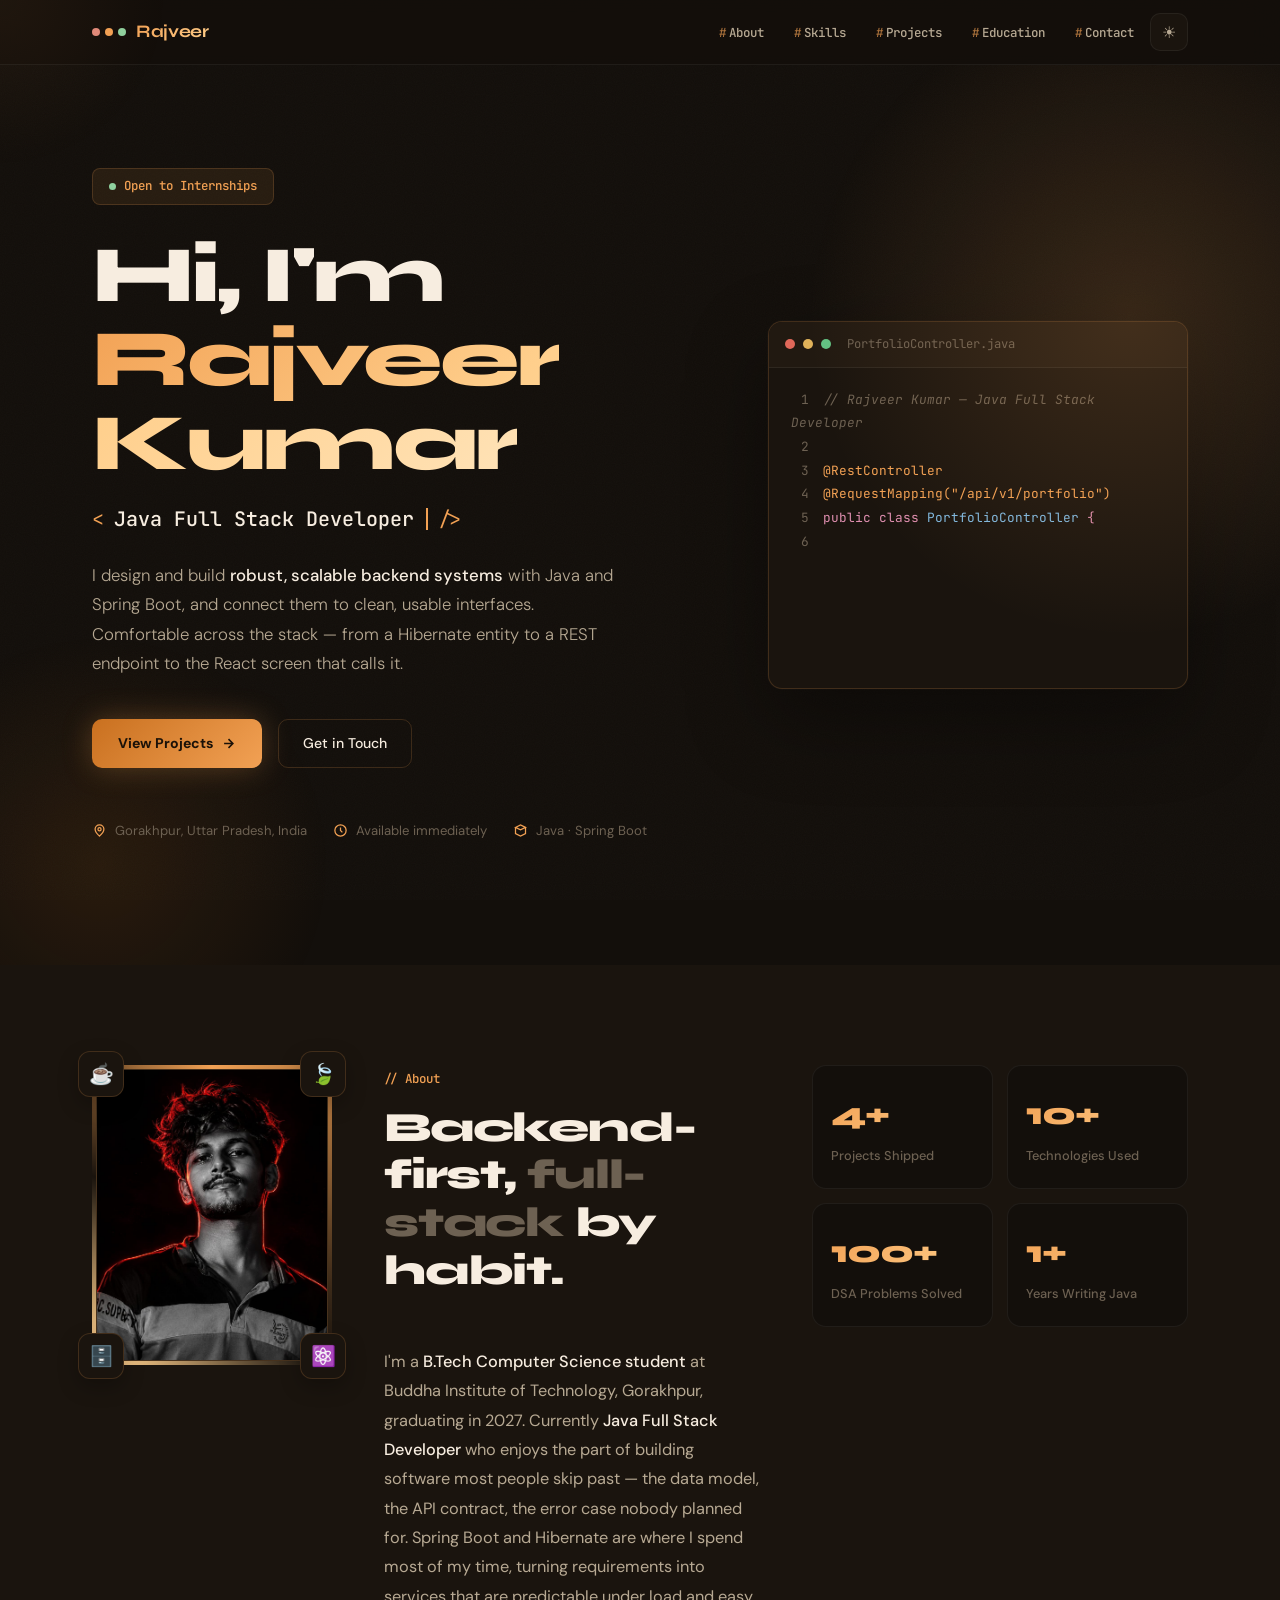
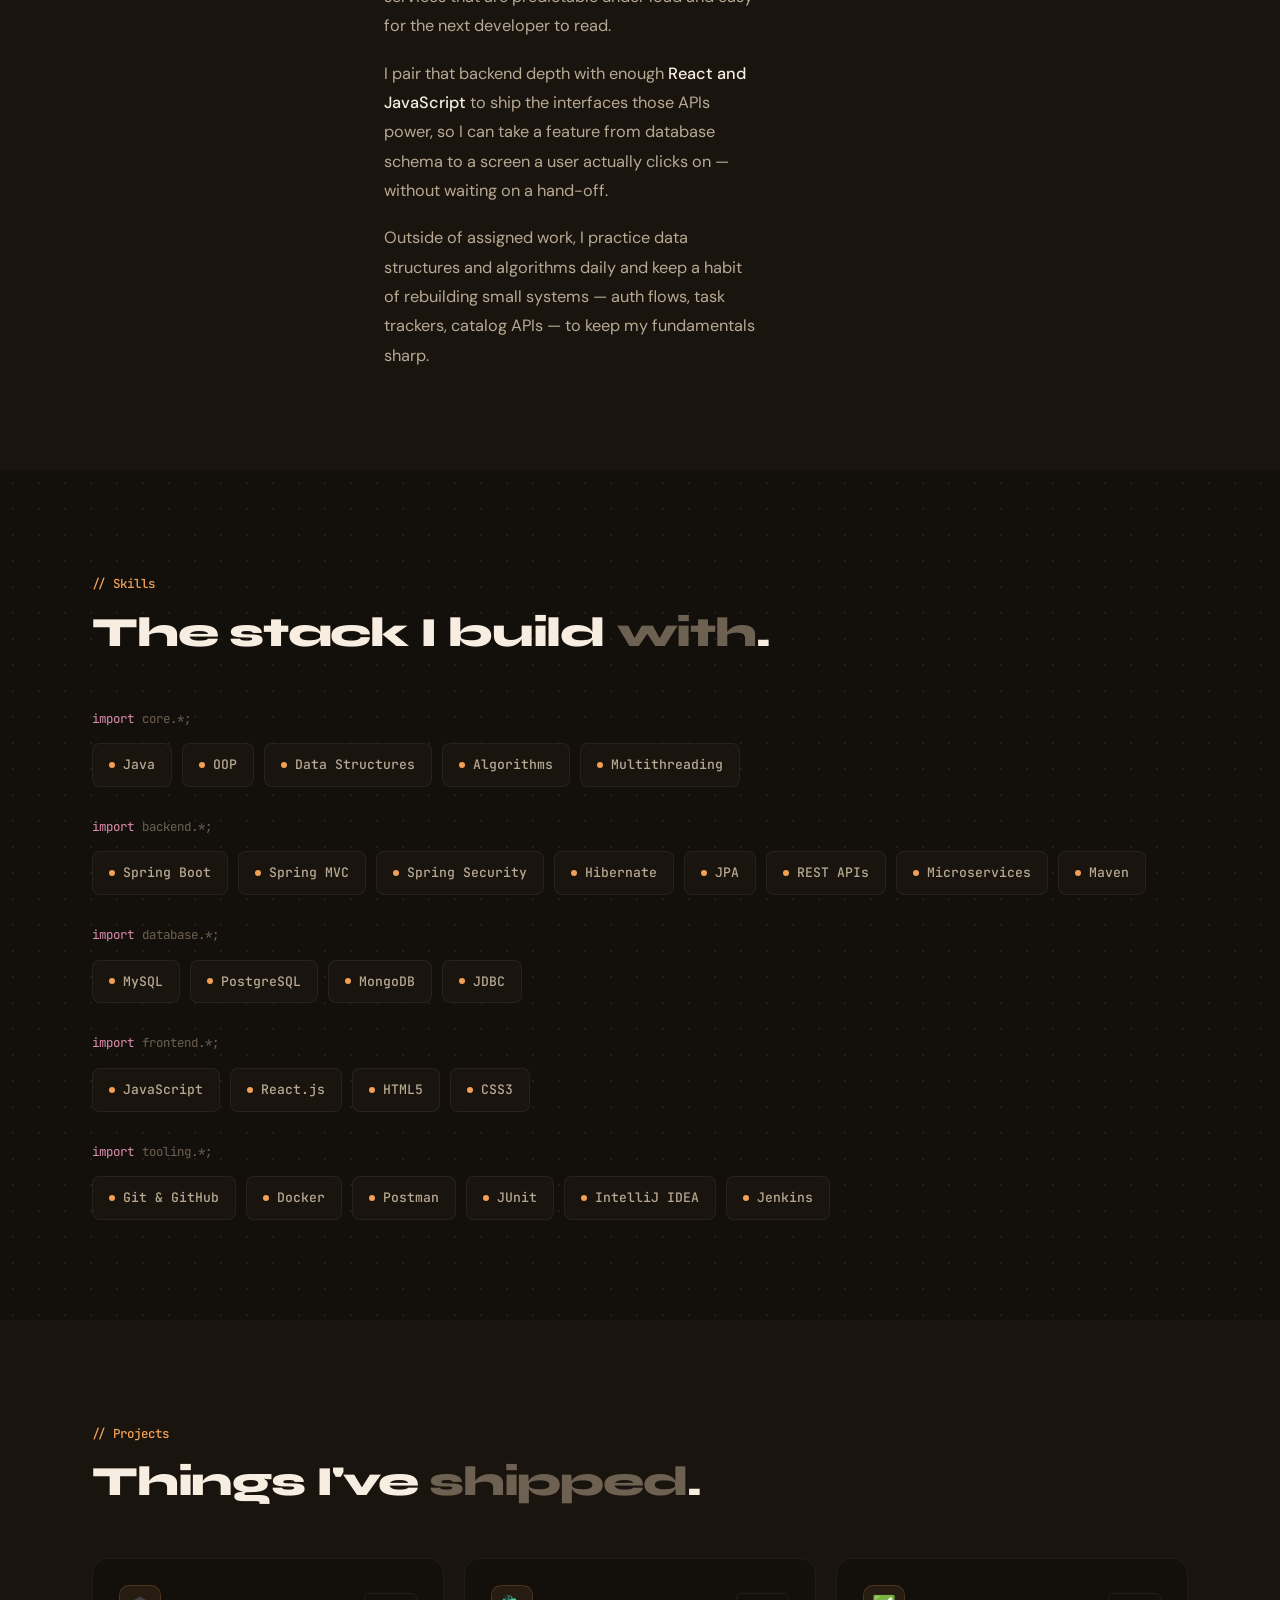
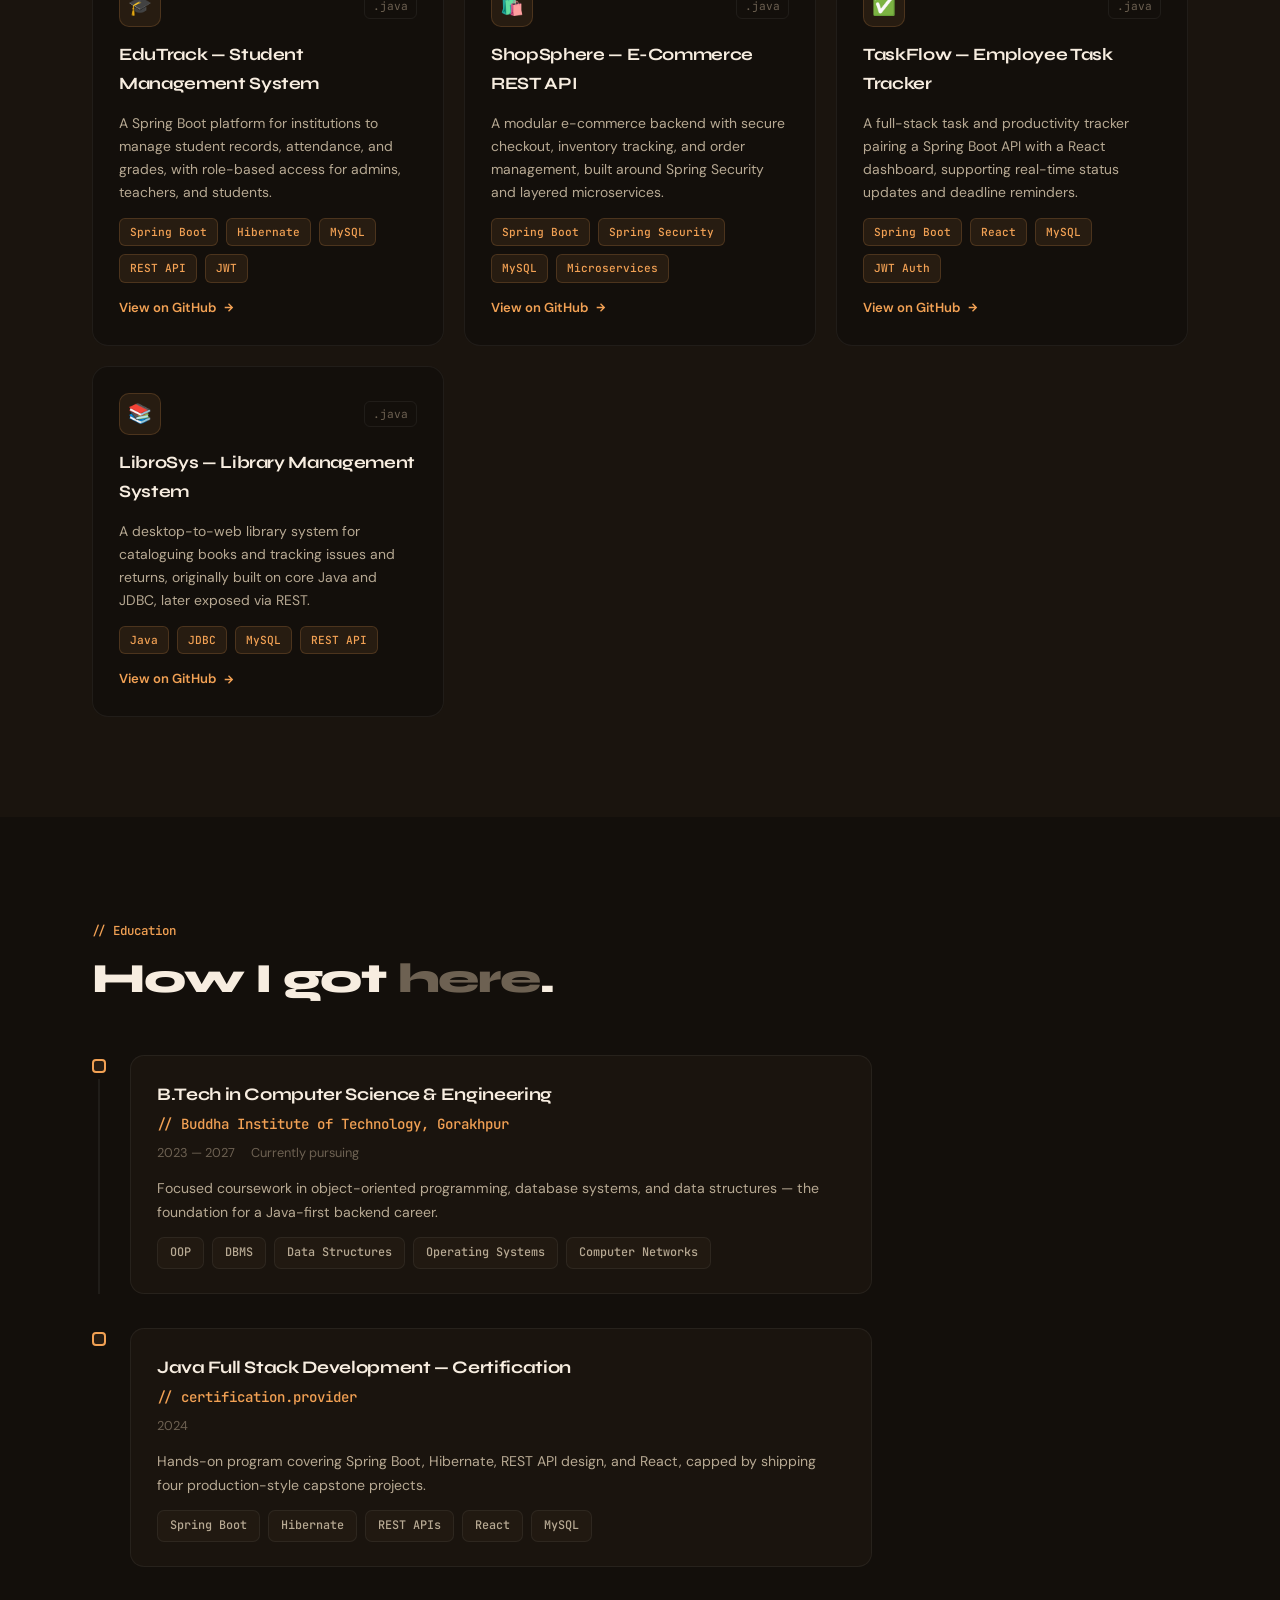
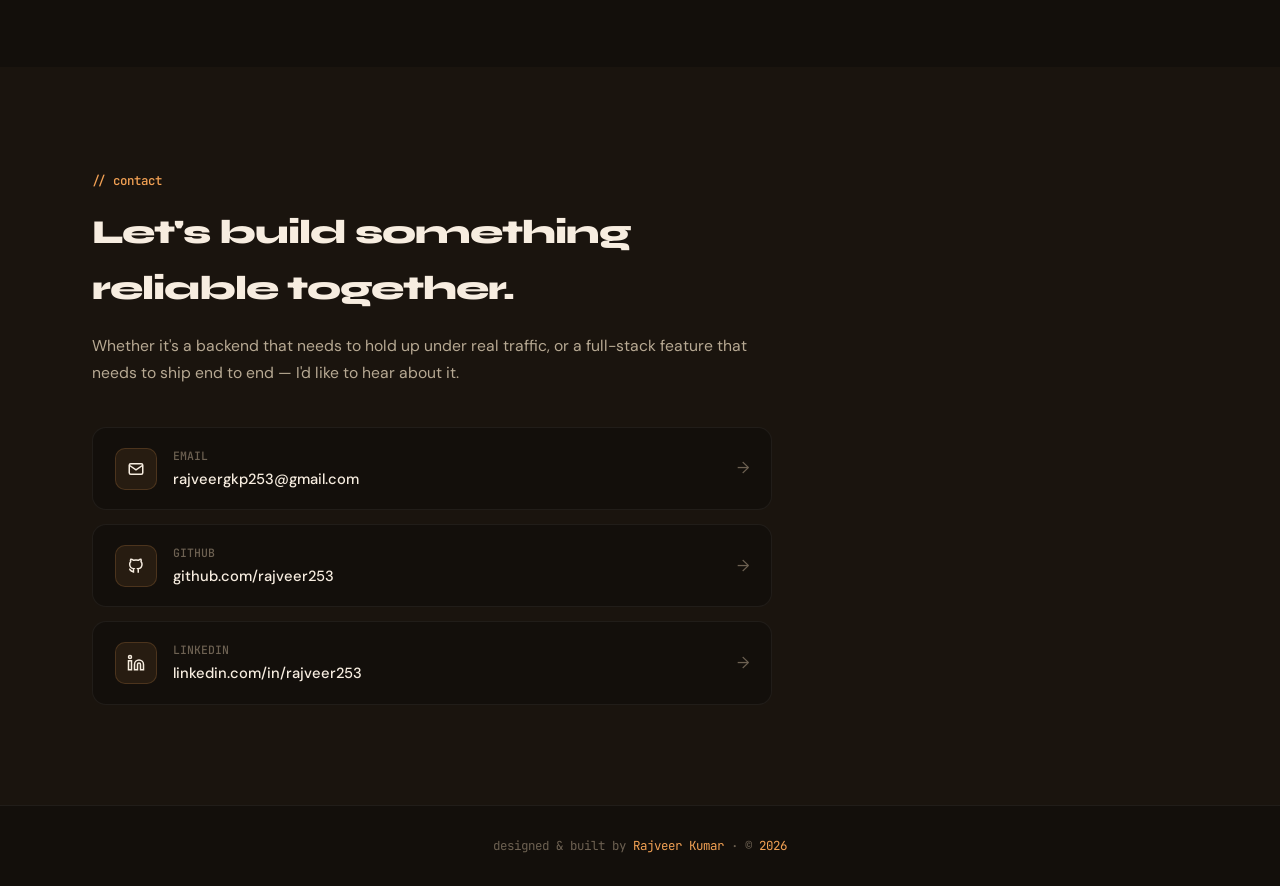
<file: index.html>
<!doctype html>
<html lang="en" data-theme="dark">
  <head>
    <meta charset="UTF-8" />
    <meta name="viewport" content="width=device-width, initial-scale=1.0" />
    <title>Rajveer Kumar — Java Full Stack Developer</title>
    <meta
      name="description"
      content="Portfolio of Rajveer Kumar, a Java Full Stack Developer specializing in Spring Boot, Hibernate, REST APIs and React."
    />
    <link rel="preconnect" href="https://fonts.googleapis.com" />
    <link rel="preconnect" href="https://fonts.gstatic.com" crossorigin />
    <link
      href="https://fonts.googleapis.com/css2?family=Syne:wght@400;500;600;700;800&family=DM+Sans:ital,opsz,wght@0,9..40,300;0,9..40,400;0,9..40,500;1,9..40,300&family=JetBrains+Mono:wght@400;500;600&display=swap"
      rel="stylesheet"
    />
    <link rel="stylesheet" href="style.css" />
  </head>
  <body>
    <div id="bootOverlay">
      <div class="boot-box" id="bootBox"></div>
    </div>

    <div class="cursor-glow" id="cursorGlow"></div>

    <nav>
      <div class="nav-inner">
        <a href="#hero" class="nav-logo">
          <span class="dots"><span></span><span></span><span></span></span>
          <b>Rajveer</b>
        </a>
        <button class="hamburger" id="hamburger" aria-label="Toggle navigation">
          <span></span><span></span><span></span>
        </button>
        <ul class="nav-links" id="navLinks">
          <li><a href="#about">About</a></li>
          <li><a href="#skills">Skills</a></li>
          <li><a href="#projects">Projects</a></li>
          <li><a href="#education">Education</a></li>
          <li><a href="#contact">Contact</a></li>
          <li>
            <button class="theme-btn" id="themeBtn" aria-label="Toggle theme">
              ☀
            </button>
          </li>
        </ul>
      </div>
    </nav>

    <!-- ── HERO ─────────────────────────────────────────────── -->
    <section id="hero">
      <div class="hero-glow"></div>
      <div class="hero-glow2"></div>
      <div class="container">
        <div class="hero-grid">
          <div class="hero-content">
            <div class="hero-badge reveal">
              <span></span> Open to Internships
            </div>

            <h1 class="hero-title reveal">
              Hi, I'm <span class="highlight">Rajveer Kumar</span>
            </h1>

            <div class="hero-role reveal">
              <span class="brace mono">&lt;</span><span id="typedRole"></span
              ><span class="role-cursor"></span
              ><span class="brace mono">/&gt;</span>
            </div>

            <p class="hero-desc reveal">
              I design and build
              <strong>robust, scalable backend systems</strong> with Java and
              Spring Boot, and connect them to clean, usable interfaces.
              Comfortable across the stack — from a Hibernate entity to a REST
              endpoint to the React screen that calls it.
            </p>

            <div class="hero-actions reveal">
              <a href="#projects" class="btn-primary">
                View Projects
                <svg
                  width="15"
                  height="15"
                  fill="none"
                  stroke="currentColor"
                  stroke-width="2.5"
                  viewBox="0 0 24 24"
                >
                  <path d="M5 12h14M12 5l7 7-7 7" />
                </svg>
              </a>
              <a href="#contact" class="btn-outline">Get in Touch</a>
            </div>

            <div class="hero-meta reveal">
              <div class="hero-meta-item">
                <svg
                  width="15"
                  height="15"
                  fill="none"
                  stroke="currentColor"
                  stroke-width="2"
                  viewBox="0 0 24 24"
                >
                  <path
                    d="M12 21s-7-6.2-7-11a7 7 0 1 1 14 0c0 4.8-7 11-7 11z"
                  />
                  <circle cx="12" cy="10" r="2.5" />
                </svg>
                Gorakhpur, Uttar Pradesh, India
              </div>
              <div class="hero-meta-item">
                <svg
                  width="15"
                  height="15"
                  fill="none"
                  stroke="currentColor"
                  stroke-width="2"
                  viewBox="0 0 24 24"
                >
                  <circle cx="12" cy="12" r="9" />
                  <path d="M12 7v5l3 3" />
                </svg>
                Available immediately
              </div>
              <div class="hero-meta-item">
                <svg
                  width="15"
                  height="15"
                  fill="none"
                  stroke="currentColor"
                  stroke-width="2"
                  viewBox="0 0 24 24"
                >
                  <path d="M20 7 12 3 4 7l8 4 8-4Z" />
                  <path d="M4 7v10l8 4 8-4V7" />
                </svg>
                Java · Spring Boot
              </div>
            </div>
          </div>

          <div class="hero-avatar-wrap reveal">
            <div class="ide-window">
              <div class="ide-titlebar">
                <span class="ide-dot r"></span><span class="ide-dot y"></span
                ><span class="ide-dot g"></span>
                <span class="ide-filename">PortfolioController.java</span>
              </div>
              <div class="ide-body" id="ideBody"></div>
            </div>
          </div>
        </div>
      </div>
    </section>

    <!-- ── ABOUT ────────────────────────────────────────────── -->
    <section id="about">
      <div class="container">
        <div class="about-grid">
          <div class="about-photo reveal">
            <div class="photo-ring">
              <div class="photo-frame">
                <img
                  src="img/myphoto.jpeg"
                  alt="Rajveer Kumar"
                  onerror="
                    this.style.display = 'none';
                    this.nextElementSibling.style.display = 'flex';
                  "
                />
                <div class="photo-fallback">RK</div>
              </div>
            </div>
            <div class="badge-orbit b1" title="Java">☕</div>
            <div class="badge-orbit b2" title="Spring Boot">🍃</div>
            <div class="badge-orbit b3" title="MySQL">🗄️</div>
            <div class="badge-orbit b4" title="React">⚛️</div>
          </div>
          <div>
            <div class="section-header reveal">
              <span class="section-tag">// About</span>
              <h2 class="section-title">
                Backend-first, <em>full-stack</em> by habit.
              </h2>
            </div>
            <div class="about-text reveal">
              <p>
                I'm a <strong>B.Tech Computer Science student</strong> at Buddha Institute of Technology, Gorakhpur, graduating in 2027. Currently <strong>Java Full Stack Developer</strong> who enjoys the
                part of building software most people skip past — the data
                model, the API contract, the error case nobody planned for.
                Spring Boot and Hibernate are where I spend most of my time,
                turning requirements into services that are predictable under
                load and easy for the next developer to read.
              </p>
              <p>
                I pair that backend depth with enough
                <strong>React and JavaScript</strong> to ship the interfaces
                those APIs power, so I can take a feature from database schema
                to a screen a user actually clicks on — without waiting on a
                hand-off.
              </p>
              <p>
                Outside of assigned work, I practice data structures and
                algorithms daily and keep a habit of rebuilding small systems —
                auth flows, task trackers, catalog APIs — to keep my
                fundamentals sharp.
              </p>
            </div>
          </div>
          <div class="about-stats">
            <div class="stat-card reveal">
              <div class="stat-num">4+</div>
              <div class="stat-label">Projects Shipped</div>
            </div>
            <div class="stat-card reveal">
              <div class="stat-num">10+</div>
              <div class="stat-label">Technologies Used</div>
            </div>
            <div class="stat-card reveal">
              <div class="stat-num">100+</div>
              <div class="stat-label">DSA Problems Solved</div>
            </div>
            <div class="stat-card reveal">
              <div class="stat-num">1+</div>
              <div class="stat-label">Years Writing Java</div>
            </div>
          </div>
        </div>
      </div>
    </section>

    <!-- ── SKILLS ───────────────────────────────────────────── -->
    <section id="skills">
      <div class="container">
        <div class="section-header reveal">
          <span class="section-tag">// Skills</span>
          <h2 class="section-title">The stack I build <em>with</em>.</h2>
        </div>
        <div id="skillsWrap"></div>
      </div>
    </section>

    <!-- ── PROJECTS ─────────────────────────────────────────── -->
    <section id="projects">
      <div class="container">
        <div class="section-header reveal">
          <span class="section-tag">// Projects</span>
          <h2 class="section-title">Things I've <em>shipped</em>.</h2>
        </div>
        <div class="projects-grid" id="projectsGrid"></div>
      </div>
    </section>

    <!-- ── EDUCATION ────────────────────────────────────────── -->
    <section id="education">
      <div class="container">
        <div class="section-header reveal">
          <span class="section-tag">// Education</span>
          <h2 class="section-title">How I got <em>here</em>.</h2>
        </div>
        <div class="timeline" id="timelineWrap"></div>
      </div>
    </section>

    <!-- ── CONTACT ──────────────────────────────────────────── -->
    <section id="contact">
      <div class="container">
        <div class="contact-inner">
          <div class="section-header reveal" style="margin-bottom: 0">
            <span class="section-tag">// contact</span>
          </div>
          <h2 class="contact-lead reveal">
            Let's build something reliable together.
          </h2>
          <p class="contact-sub reveal">
            Whether it's a backend that needs to hold up under real traffic, or
            a full-stack feature that needs to ship end to end — I'd like to
            hear about it.
          </p>
          <div class="contact-links">
            <a
              href="mailto:rajveer.kumar@example.com"
              class="contact-item reveal"
            >
              <div class="contact-item-icon">
                <svg
                  width="18"
                  height="18"
                  fill="none"
                  stroke="currentColor"
                  stroke-width="2"
                  viewBox="0 0 24 24"
                >
                  <rect x="3" y="5" width="18" height="14" rx="2" />
                  <path d="m3 7 9 6 9-6" />
                </svg>
              </div>
              <div>
                <div class="contact-item-label">EMAIL</div>
                <div class="contact-item-value">rajveergkp253@gmail.com</div>
              </div>
              <div class="contact-item-arrow">→</div>
            </a>
            <a
              href="https://github.com/rajveer253"
              target="_blank"
              rel="noopener"
              class="contact-item reveal"
            >
              <div class="contact-item-icon">
                <svg
                  width="18"
                  height="18"
                  fill="none"
                  stroke="currentColor"
                  stroke-width="2"
                  viewBox="0 0 24 24"
                >
                  <path
                    d="M9 19c-4.3 1.4-4.3-2.5-6-3m12 5v-3.5c0-1 .1-1.4-.5-2 2.8-.3 5.5-1.4 5.5-6a4.6 4.6 0 0 0-1.3-3.2 4.2 4.2 0 0 0-.1-3.2s-1.1-.3-3.5 1.3a12.3 12.3 0 0 0-6.2 0C6.1 2.8 5 3.1 5 3.1a4.2 4.2 0 0 0-.1 3.2A4.6 4.6 0 0 0 3.6 9.5c0 4.6 2.7 5.7 5.5 6-.6.6-.6 1.2-.5 2V21"
                  />
                </svg>
              </div>
              <div>
                <div class="contact-item-label">GITHUB</div>
                <div class="contact-item-value">github.com/rajveer253</div>
              </div>
              <div class="contact-item-arrow">→</div>
            </a>
            <a
              href="https://linkedin.com/in/rajveer253"
              target="_blank"
              rel="noopener"
              class="contact-item reveal"
            >
              <div class="contact-item-icon">
                <svg
                  width="18"
                  height="18"
                  fill="none"
                  stroke="currentColor"
                  stroke-width="2"
                  viewBox="0 0 24 24"
                >
                  <path
                    d="M16 8a6 6 0 0 1 6 6v7h-4v-7a2 2 0 0 0-4 0v7h-4v-7a6 6 0 0 1 6-6z"
                  />
                  <rect x="2" y="9" width="4" height="12" />
                  <circle cx="4" cy="4" r="2" />
                </svg>
              </div>
              <div>
                <div class="contact-item-label">LINKEDIN</div>
                <div class="contact-item-value">linkedin.com/in/rajveer253</div>
              </div>
              <div class="contact-item-arrow">→</div>
            </a>
          </div>
        </div>
      </div>
    </section>

    <footer>
      designed &amp; built by <span>Rajveer Kumar</span> · ©
      <span id="year"></span>
    </footer>

    <script src="script.js"></script>
  </body>
</html>
</file>
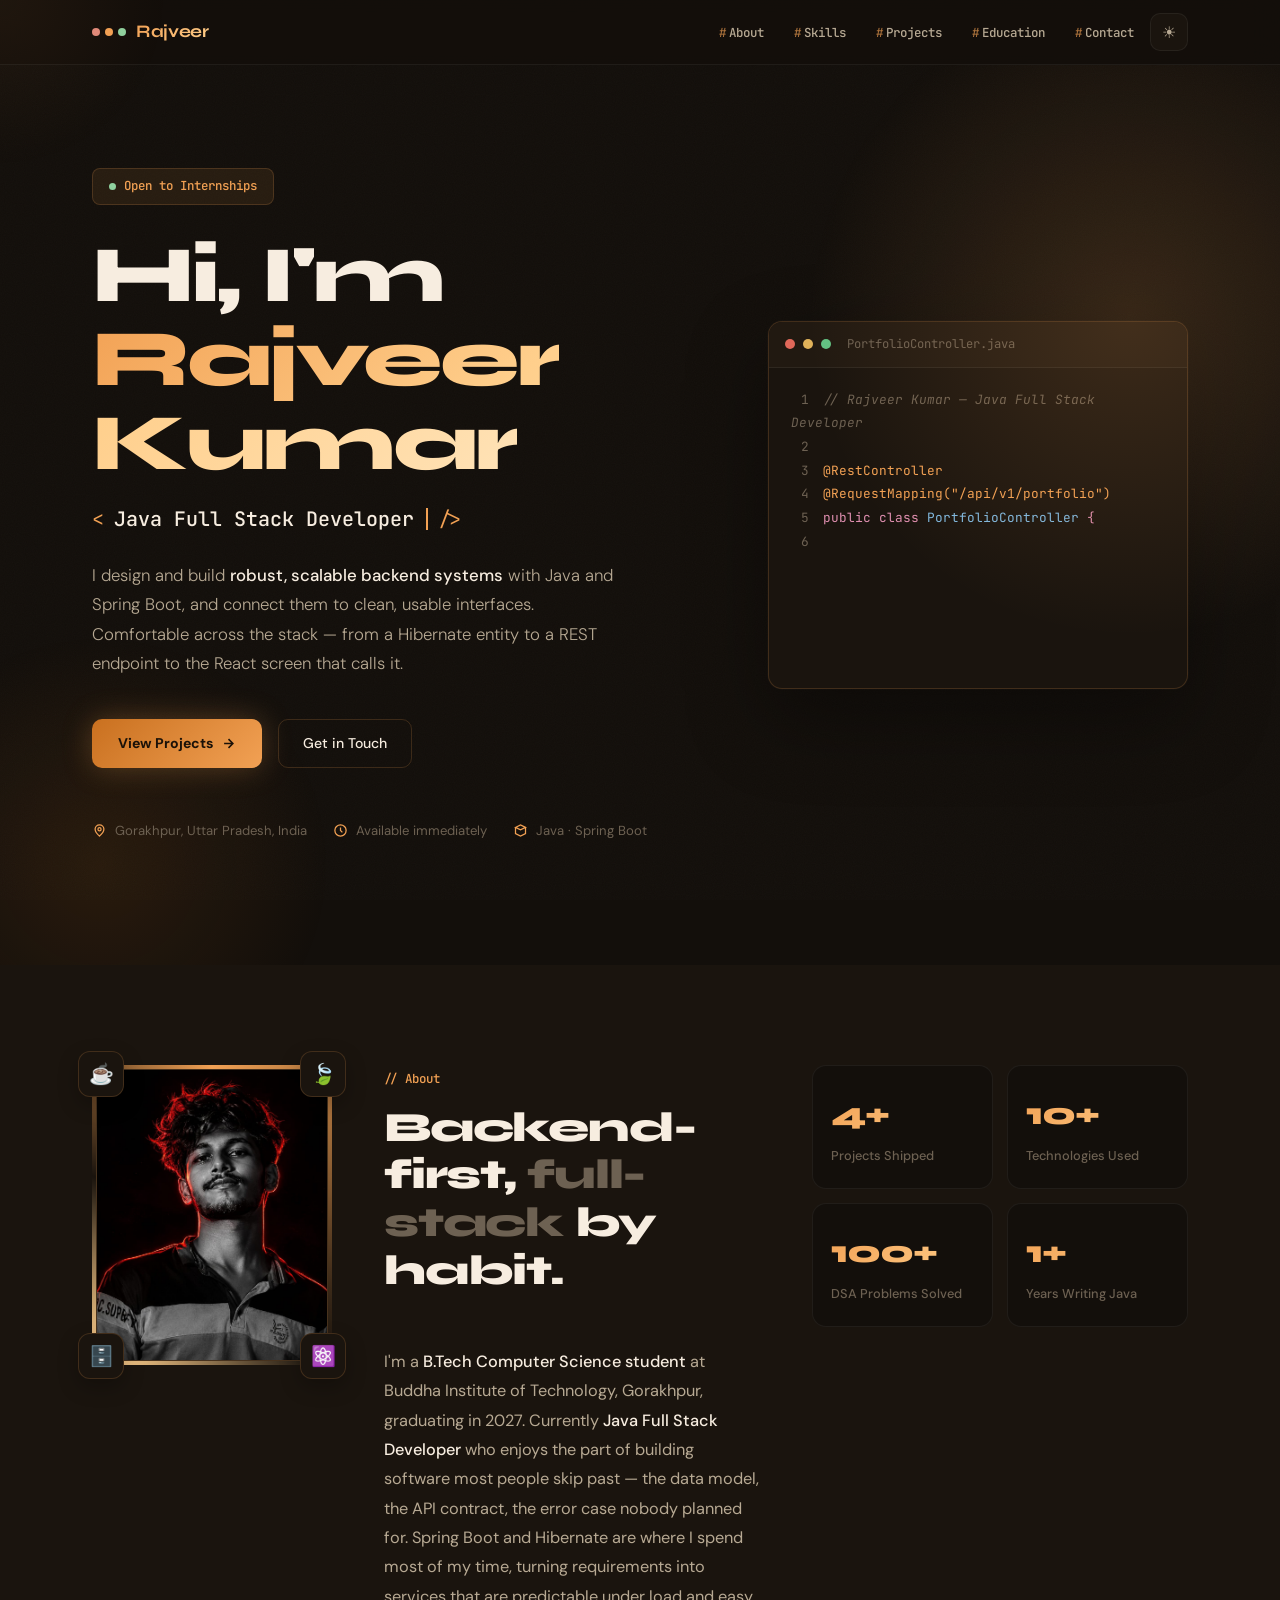
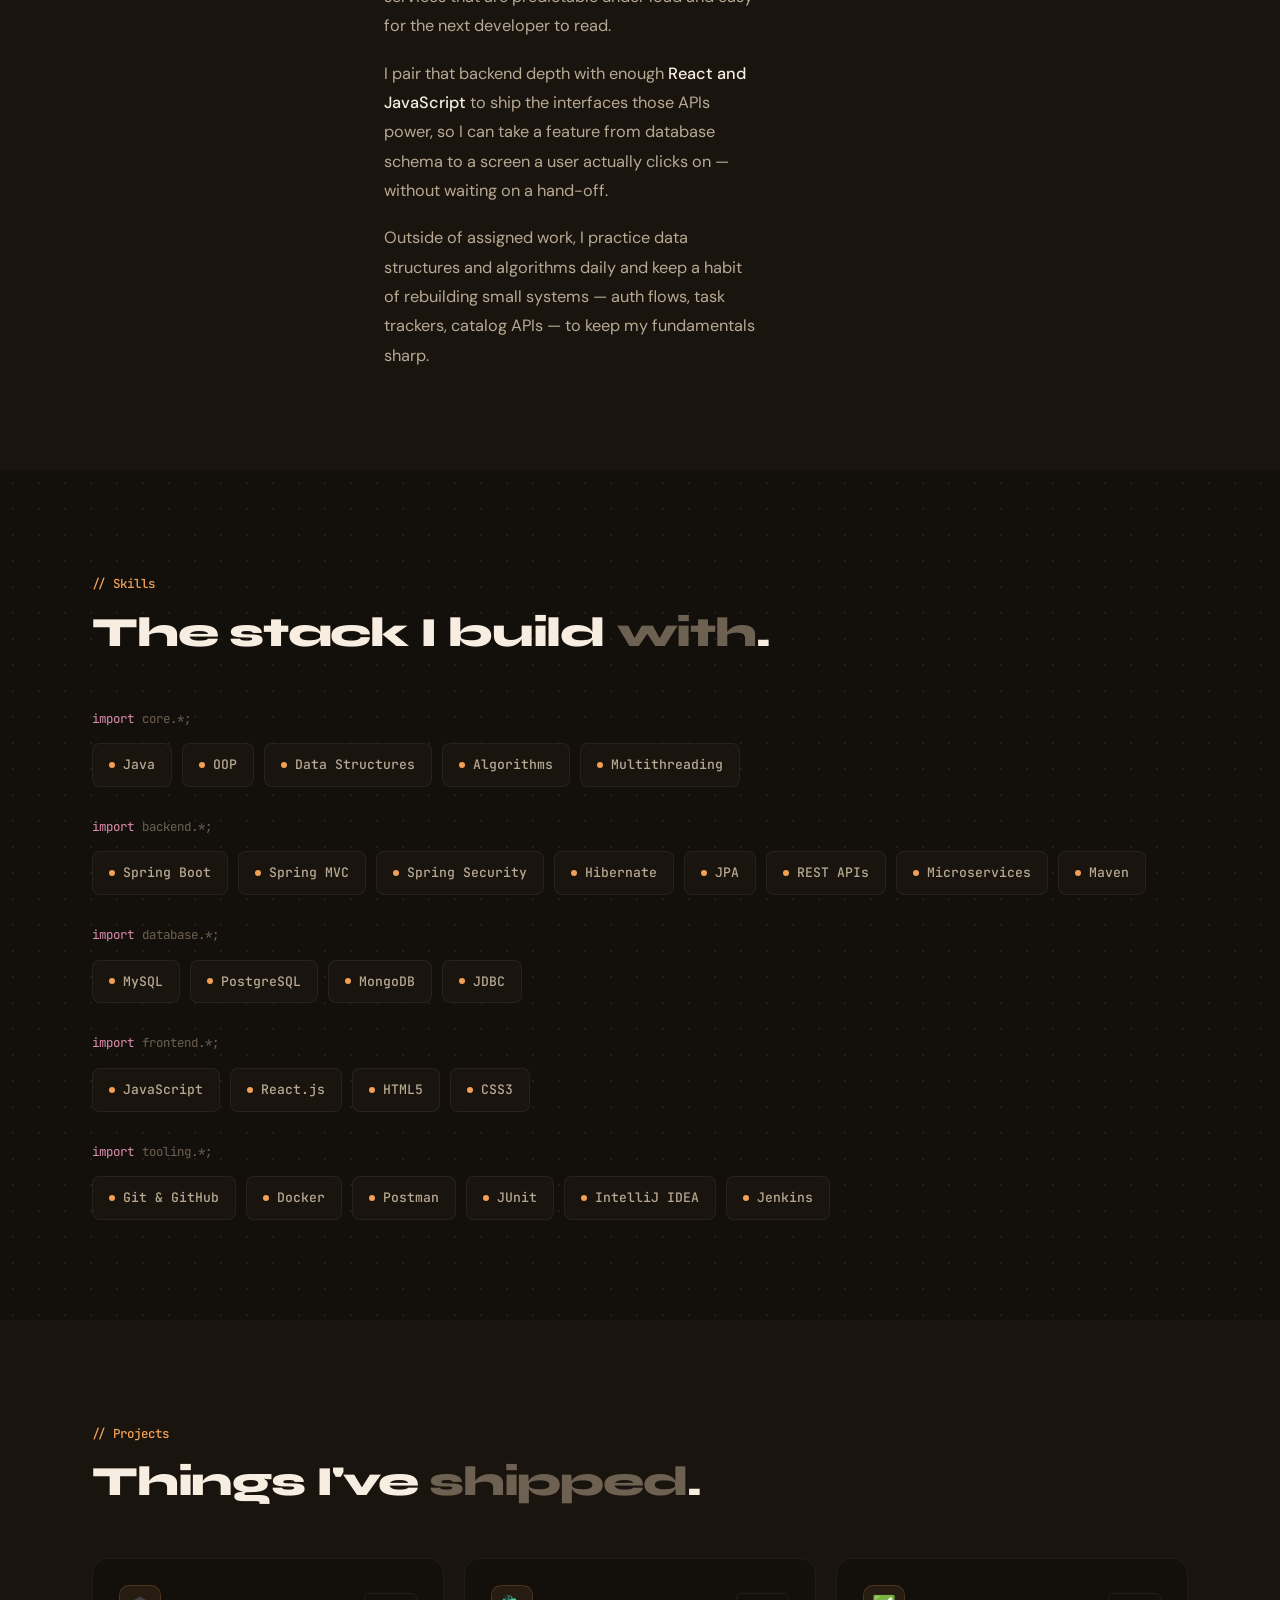
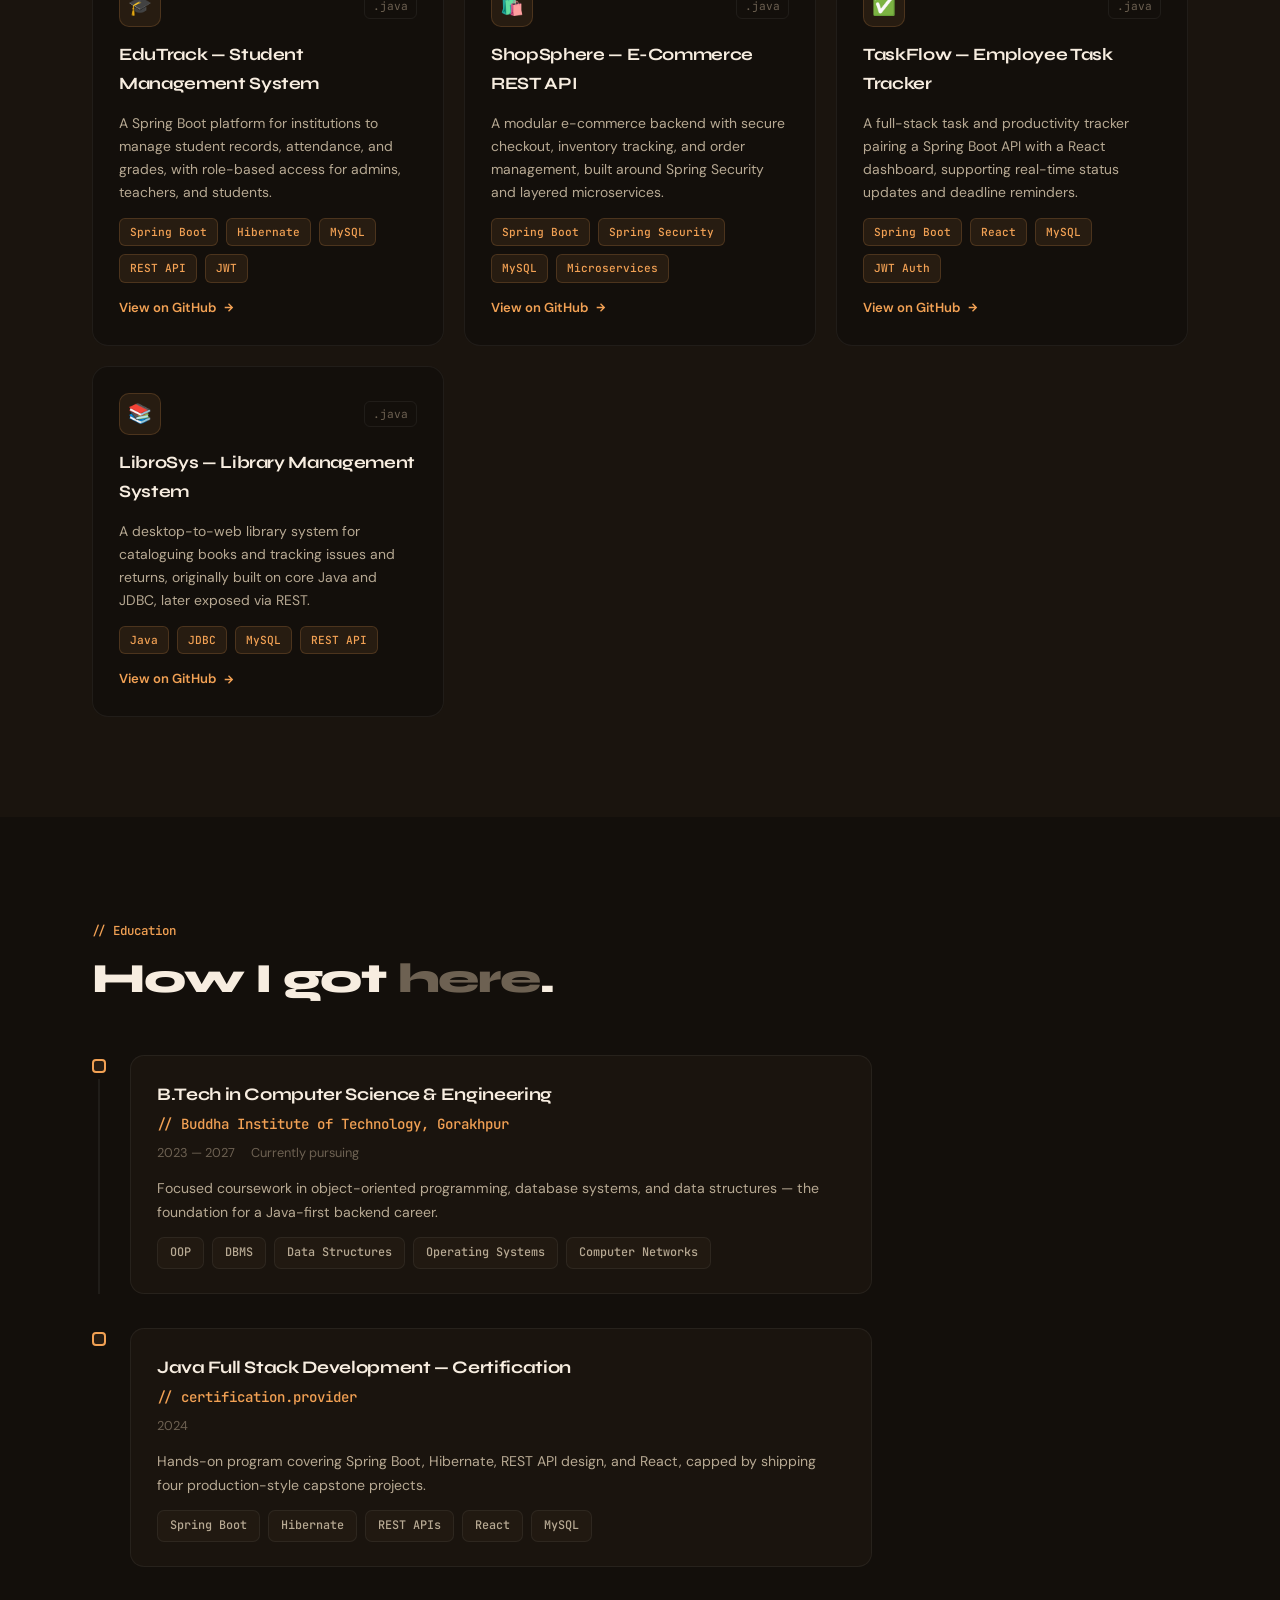
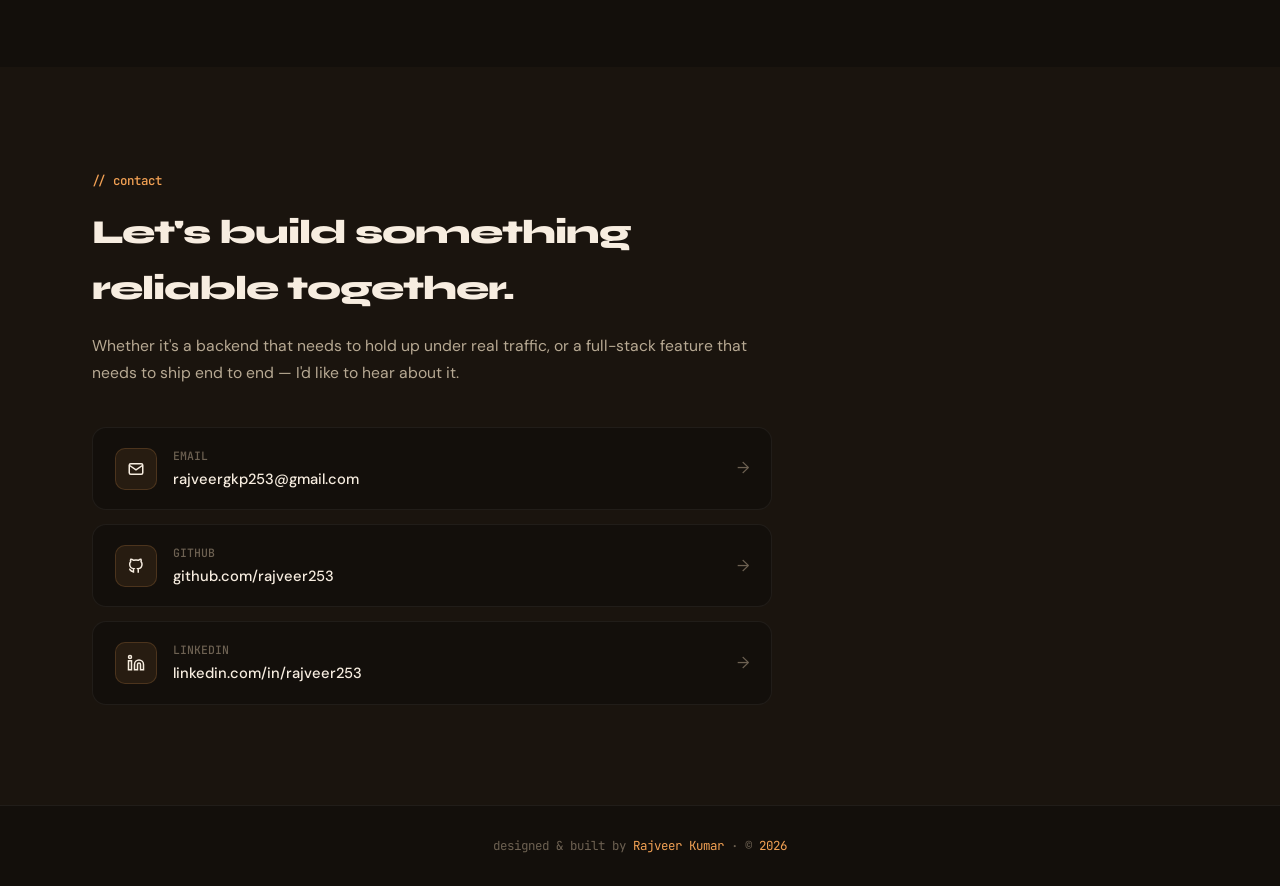
<file: portfolio-standalone.html>
<!doctype html>
<html lang="en" data-theme="dark">
  <head>
    <meta charset="UTF-8" />
    <meta name="viewport" content="width=device-width, initial-scale=1.0" />
    <title>Rajveer Kumar — Java Full Stack Developer</title>
    <meta
      name="description"
      content="Portfolio of Rajveer Kumar, a Java Full Stack Developer specializing in Spring Boot, Hibernate, REST APIs and React."
    />
    <link rel="preconnect" href="https://fonts.googleapis.com" />
    <link rel="preconnect" href="https://fonts.gstatic.com" crossorigin />
    <link
      href="https://fonts.googleapis.com/css2?family=Syne:wght@400;500;600;700;800&family=DM+Sans:ital,opsz,wght@0,9..40,300;0,9..40,400;0,9..40,500;1,9..40,300&family=JetBrains+Mono:wght@400;500;600&display=swap"
      rel="stylesheet"
    />
    <style>
/* ── RESET & BASE ─────────────────────────────────────────── */
*, *::before, *::after { box-sizing: border-box; margin: 0; padding: 0; }
html { scroll-behavior: smooth; font-size: 16px; }

/* ── THEME TOKENS ─────────────────────────────────────────── */
:root {
  --accent:        #f2a154;
  --accent-2:      #ffcf8c;
  --accent-deep:   #c9701f;
  --accent-glow:   rgba(242, 161, 84, 0.28);
  --accent-subtle: rgba(242, 161, 84, 0.09);
  --syntax-tag:    #e08fb0;
  --syntax-str:    #8fd19e;
  --syntax-fn:     #7fb8e0;
}
[data-theme="dark"] {
  --bg:            #130f0b;
  --bg-card:       #1a140e;
  --bg-card2:      #211911;
  --border:        rgba(242, 161, 84, 0.18);
  --border-subtle: rgba(255, 255, 255, 0.06);
  --text-primary:  #f7ede0;
  --text-secondary:#b7a993;
  --text-muted:    #6d6152;
  --nav-bg:        rgba(19, 15, 11, 0.86);
}
[data-theme="light"] {
  --bg:            #faf5ec;
  --bg-card:       #ffffff;
  --bg-card2:      #f4ece0;
  --border:        rgba(201, 112, 31, 0.25);
  --border-subtle: rgba(30, 20, 10, 0.08);
  --text-primary:  #211a12;
  --text-secondary:#6b5c48;
  --text-muted:    #a3937c;
  --nav-bg:        rgba(250, 245, 236, 0.88);
}

/* ── GLOBAL ───────────────────────────────────────────────── */
body {
  font-family: 'DM Sans', sans-serif;
  background: var(--bg);
  color: var(--text-primary);
  line-height: 1.65;
  transition: background .3s, color .3s;
  overflow-x: hidden;
}
a { text-decoration: none; color: inherit; }
img { display: block; max-width: 100%; }
section { padding: 100px 0; scroll-margin-top: 84px; }
.mono { font-family: 'JetBrains Mono', monospace; }

.container {
  max-width: 1140px;
  margin: 0 auto;
  padding: 0 22px;
}

@media (max-width: 860px) { section { padding: 80px 0; } }
@media (max-width: 520px) { section { padding: 64px 0; } }

/* ── SCROLLBAR ────────────────────────────────────────────── */
::-webkit-scrollbar { width: 4px; }
::-webkit-scrollbar-track { background: var(--bg); }
::-webkit-scrollbar-thumb { background: var(--accent-deep); border-radius: 99px; }

/* ── NOISE TEXTURE OVERLAY ───────────────────────────────── */
body::before {
  content: '';
  position: fixed; inset: 0; z-index: 0; pointer-events: none;
  opacity: .025;
  background-image: url("data:image/svg+xml,%3Csvg viewBox='0 0 200 200' xmlns='http://www.w3.org/2000/svg'%3E%3Cfilter id='n'%3E%3CfeTurbulence type='fractalNoise' baseFrequency='0.9' numOctaves='4' stitchTiles='stitch'/%3E%3C/filter%3E%3Crect width='100%25' height='100%25' filter='url(%23n)'/%3E%3C/svg%3E");
  background-size: 200px 200px;
}

/* ── BOOT SEQUENCE OVERLAY ────────────────────────────────── */
#bootOverlay {
  position: fixed; inset: 0; z-index: 10000;
  background: #0e0b08;
  display: flex; align-items: center; justify-content: center;
  transition: opacity .5s ease, visibility .5s ease;
}
#bootOverlay.done { opacity: 0; visibility: hidden; pointer-events: none; }
.boot-box {
  width: 90%; max-width: 460px;
  font-family: 'JetBrains Mono', monospace;
  font-size: .82rem; color: #8fd19e;
  line-height: 1.9;
}
.boot-box .prompt { color: #f2a154; }
.boot-line { opacity: 0; }
.boot-line.show { opacity: 1; }
.boot-cursor { display: inline-block; width: 7px; height: 1em; background: #8fd19e; vertical-align: middle; animation: blink 1s step-end infinite; }

/* ── NAVBAR ───────────────────────────────────────────────── */
nav {
  position: sticky; top: 0; left: 0; right: 0; z-index: 100;
  background: var(--nav-bg);
  backdrop-filter: blur(20px) saturate(180%);
  border-bottom: 1px solid var(--border-subtle);
  transition: background .3s;
}
.nav-inner {
  max-width: 1140px; margin: 0 auto; padding: 0 22px;
  height: 64px;
  display: flex; align-items: center; justify-content: space-between;
}
.nav-logo {
  display: flex; align-items: center; gap: 10px;
  font-family: 'Syne', sans-serif;
  font-weight: 800; font-size: 1.1rem;
  letter-spacing: -.02em;
}
.nav-logo .dots { display: flex; gap: 5px; }
.nav-logo .dots span { width: 8px; height: 8px; border-radius: 50%; display: inline-block; }
.nav-logo .dots span:nth-child(1) { background: #e08a7a; }
.nav-logo .dots span:nth-child(2) { background: var(--accent); }
.nav-logo .dots span:nth-child(3) { background: var(--syntax-str); }
.nav-logo b {
  background: linear-gradient(135deg, var(--accent), var(--accent-2));
  -webkit-background-clip: text; -webkit-text-fill-color: transparent;
  background-clip: text;
}
.nav-links { display: flex; align-items: center; gap: 2px; list-style: none; }
.nav-links a {
  font-family: 'JetBrains Mono', monospace;
  font-size: .78rem; font-weight: 500; letter-spacing: 0;
  color: var(--text-secondary);
  padding: 7px 14px; border-radius: 8px;
  transition: color .2s, background .2s;
}
.nav-links a::before { content: '#'; color: var(--accent); margin-right: 3px; opacity: .7; }
.nav-links a:hover { color: var(--text-primary); background: var(--accent-subtle); }

.theme-btn {
  width: 38px; height: 38px; border-radius: 10px;
  border: 1px solid var(--border-subtle);
  background: var(--bg-card);
  color: var(--text-secondary);
  cursor: pointer; font-size: 1rem;
  display: flex; align-items: center; justify-content: center;
  transition: border-color .2s, color .2s, background .2s;
  flex-shrink: 0;
}
.theme-btn:hover { border-color: var(--accent); color: var(--accent); }

.hamburger {
  display: none; flex-direction: column; gap: 5px; cursor: pointer;
  background: none; border: none; padding: 6px;
}
.hamburger span {
  display: block; width: 22px; height: 2px;
  background: var(--text-secondary); border-radius: 2px;
  transition: transform .3s, opacity .3s;
}

@media (max-width: 1040px) {
  .nav-links a { padding: 7px 10px; font-size: .74rem; }
  .nav-links { gap: 0; }
}
@media (max-width: 920px) {
  .hamburger { display: flex; }
  .nav-links {
    position: fixed; top: 64px; left: 0; right: 0;
    flex-direction: column; align-items: stretch; gap: 0;
    background: var(--nav-bg); backdrop-filter: blur(20px);
    border-bottom: 1px solid var(--border-subtle);
    padding: 12px 22px 20px;
    transform: translateY(-110%); opacity: 0;
    transition: transform .3s, opacity .3s;
    pointer-events: none;
  }
  .nav-links.open { transform: translateY(0); opacity: 1; pointer-events: all; }
  .nav-links a { padding: 13px 0; border-radius: 0; border-bottom: 1px solid var(--border-subtle); font-size: .82rem; }
  .nav-links li:last-child a { border-bottom: none; }
  .nav-links li { width: 100%; }
  .theme-btn { margin-top: 6px; }
}
@media (max-width: 400px) {
  .nav-logo { font-size: .95rem; }
  .nav-logo b { display: inline-block; max-width: 140px; }
}

/* ── HERO ─────────────────────────────────────────────────── */
#hero {
  min-height: 100vh;
  display: flex; align-items: center;
  position: relative; overflow: hidden;
  padding: 60px 0 80px;
}
.hero-glow {
  position: absolute; top: -100px; right: -200px;
  width: 700px; height: 700px; border-radius: 50%;
  background: radial-gradient(circle, rgba(242,161,84,.16) 0%, transparent 65%);
  pointer-events: none;
}
.hero-glow2 {
  position: absolute; bottom: -150px; left: -150px;
  width: 500px; height: 500px; border-radius: 50%;
  background: radial-gradient(circle, rgba(201,112,31,.12) 0%, transparent 65%);
  pointer-events: none;
}
.hero-content { position: relative; z-index: 1; }
.hero-badge {
  display: inline-flex; align-items: center; gap: 8px;
  padding: 7px 16px; border-radius: 8px;
  border: 1px solid var(--border);
  background: var(--accent-subtle);
  font-family: 'JetBrains Mono', monospace;
  font-size: .78rem; font-weight: 500;
  color: var(--accent);
  margin-bottom: 28px;
}
.hero-badge span { width: 7px; height: 7px; border-radius: 50%; background: var(--syntax-str); animation: pulse 2s infinite; }
@keyframes pulse { 0%,100%{opacity:1;transform:scale(1)} 50%{opacity:.5;transform:scale(1.4)} }

.hero-title {
  font-family: 'Syne', sans-serif;
  font-size: clamp(2.6rem, 6.5vw, 5rem);
  font-weight: 800;
  line-height: 1.05;
  letter-spacing: -.035em;
  margin-bottom: 18px;
}
.hero-title .highlight {
  background: linear-gradient(135deg, var(--accent) 0%, var(--accent-2) 50%, #ffe3b8 100%);
  -webkit-background-clip: text; -webkit-text-fill-color: transparent;
  background-clip: text;
}
.hero-role {
  display: flex; align-items: center; gap: 10px;
  font-family: 'JetBrains Mono', monospace;
  font-size: clamp(1rem, 2.2vw, 1.25rem);
  color: var(--text-secondary);
  margin-bottom: 26px;
  height: 1.6em;
}
.hero-role .brace { color: var(--accent); }
#typedRole { color: var(--text-primary); font-weight: 500; }
.role-cursor {
  display: inline-block; width: 2px; height: 1.1em;
  background: var(--accent); margin-left: 2px;
  animation: blink 1s step-end infinite; vertical-align: middle;
}
@keyframes blink { 50% { opacity: 0; } }

.hero-desc {
  font-size: 1.05rem; font-weight: 300;
  color: var(--text-secondary); max-width: 540px;
  margin-bottom: 40px; line-height: 1.75;
}
.hero-desc strong { color: var(--text-primary); font-weight: 500; }
.hero-actions { display: flex; align-items: center; gap: 16px; flex-wrap: wrap; margin-bottom: 52px; }

.btn-primary {
  display: inline-flex; align-items: center; gap: 8px;
  padding: 13px 26px; border-radius: 10px;
  background: linear-gradient(135deg, var(--accent-deep), var(--accent));
  color: #1a1108; font-weight: 700; font-size: .88rem;
  box-shadow: 0 0 30px var(--accent-glow);
  transition: transform .2s, box-shadow .2s;
}
.btn-primary:hover { transform: translateY(-2px); box-shadow: 0 0 46px var(--accent-glow); }

.btn-outline {
  display: inline-flex; align-items: center; gap: 8px;
  padding: 12px 24px; border-radius: 10px;
  border: 1px solid var(--border);
  color: var(--text-primary); font-weight: 500; font-size: .88rem;
  background: transparent;
  transition: border-color .2s, background .2s, transform .2s;
}
.btn-outline:hover { border-color: var(--accent); background: var(--accent-subtle); transform: translateY(-2px); }

.hero-meta { display: flex; align-items: center; gap: 26px; flex-wrap: wrap; }
.hero-meta-item { display: flex; align-items: center; gap: 8px; font-size: .82rem; color: var(--text-muted); }
.hero-meta-item svg { color: var(--accent); flex-shrink: 0; }

/* ── CODE EDITOR WIDGET ───────────────────────────────────── */
.hero-grid { display: grid; grid-template-columns: 1fr auto; gap: 56px; align-items: center; }
.ide-window {
  width: 420px; max-width: 100%;
  background: var(--bg-card);
  border: 1px solid var(--border);
  border-radius: 14px;
  overflow: hidden;
  box-shadow: 0 30px 80px rgba(0,0,0,.35), 0 0 0 1px rgba(255,255,255,.02);
}
.ide-titlebar {
  display: flex; align-items: center; gap: 8px;
  padding: 12px 16px;
  background: var(--bg-card2);
  border-bottom: 1px solid var(--border-subtle);
}
.ide-dot { width: 10px; height: 10px; border-radius: 50%; }
.ide-dot.r { background: #e0685a; }
.ide-dot.y { background: #e0b25a; }
.ide-dot.g { background: #62c283; }
.ide-filename {
  margin-left: 8px;
  font-family: 'JetBrains Mono', monospace;
  font-size: .76rem; color: var(--text-muted);
}
.ide-body {
  padding: 20px 22px;
  font-family: 'JetBrains Mono', monospace;
  font-size: .8rem;
  line-height: 1.85;
  min-height: 320px;
  color: var(--text-secondary);
  white-space: pre-wrap;
  word-break: break-word;
}
.ide-body .ln { color: var(--text-muted); display: inline-block; width: 1.4em; user-select: none; text-align: right; margin-right: 14px; }
.tok-kw   { color: var(--syntax-tag); }
.tok-type { color: var(--syntax-fn); }
.tok-str  { color: var(--syntax-str); }
.tok-ann  { color: var(--accent); }
.tok-com  { color: var(--text-muted); font-style: italic; }
.type-cursor { display: inline-block; width: 7px; height: 1em; background: var(--accent); vertical-align: middle; animation: blink 1s step-end infinite; }

@media (max-width: 980px) {
  .hero-grid { grid-template-columns: 1fr; gap: 40px; }
  .ide-window { width: 100%; margin: 0 auto; }
  .ide-body { min-height: 260px; }
}
@media (max-width: 720px) {
  .hero-glow, .hero-glow2 { opacity: .4; width: 520px; height: 520px; }
  .hero-title { font-size: clamp(2.3rem, 9vw, 3.2rem); }
  .hero-desc { font-size: 1rem; margin-bottom: 32px; }
  .hero-actions { flex-direction: column; align-items: stretch; }
  .btn-primary, .btn-outline { width: 100%; justify-content: center; }
  .hero-meta { gap: 14px; }
  .ide-body { font-size: .74rem; min-height: 220px; padding: 16px; }
}

/* ── SECTION HEADER ───────────────────────────────────────── */
.section-header { margin-bottom: 52px; }
.section-tag {
  display: inline-block;
  font-family: 'JetBrains Mono', monospace;
  font-size: .78rem; font-weight: 500;
  color: var(--accent); margin-bottom: 14px;
}
.section-title {
  font-family: 'Syne', sans-serif;
  font-size: clamp(1.8rem, 4vw, 2.6rem);
  font-weight: 800; letter-spacing: -.03em;
  line-height: 1.15;
}
.section-title em { font-style: normal; color: var(--text-muted); }

/* ── ABOUT ────────────────────────────────────────────────── */
#about { background: var(--bg-card); }
.about-grid { display: grid; grid-template-columns: auto 1fr 1fr; gap: 52px; align-items: start; }
@media (max-width: 980px) { .about-grid { grid-template-columns: auto 1fr; } .about-stats { grid-column: 1 / -1; grid-template-columns: repeat(4, 1fr); margin-top: 8px; } }
@media (max-width: 760px) { .about-grid { grid-template-columns: 1fr; gap: 36px; justify-items: center; text-align: center; } .about-photo { margin: 0 auto; } .about-stats { grid-template-columns: 1fr 1fr; } .about-text { text-align: left; } }

/* ── PHOTO FRAME ──────────────────────────────────────────── */
.about-photo { position: relative; width: 240px; height: 300px; flex-shrink: 0; }
.photo-mask { width: 100%; height: 100%; border-radius: 26px; overflow: hidden; }
.photo-ring {
  width: 100%; height: 100%; border-radius: 26px;
  padding: 4px;
  background: conic-gradient(from 0deg, var(--accent), transparent 40%, var(--accent-2), transparent 80%, var(--accent));
  animation: spin 8s linear infinite;
}
@keyframes spin { to { transform: rotate(360deg); } }
.photo-frame {
  width: 100%; height: 100%; border-radius: 22px;
  background: var(--bg-card2);
  border: 1px solid var(--border);
  overflow: hidden;
  display: flex; align-items: center; justify-content: center;
  position: relative;
  animation: counter-spin 8s linear infinite;
}
@keyframes counter-spin { to { transform: rotate(-360deg); } }
.photo-frame img { width: 100%; height: 100%; object-fit: cover; }
.photo-fallback {
  display: none; width: 100%; height: 100%;
  align-items: center; justify-content: center;
  font-family: 'Syne', sans-serif; font-size: 3.2rem; font-weight: 800;
  background: linear-gradient(135deg, var(--accent), var(--accent-2));
  -webkit-background-clip: text; -webkit-text-fill-color: transparent;
  background-clip: text;
}
.badge-orbit {
  position: absolute; width: 46px; height: 46px; border-radius: 12px;
  background: var(--bg-card); border: 1px solid var(--border);
  display: flex; align-items: center; justify-content: center;
  font-size: 1.25rem;
  box-shadow: 0 8px 20px rgba(0,0,0,.25);
  animation: float 4s ease-in-out infinite;
}
.badge-orbit.b1 { top: -14px; left: -14px; animation-delay: 0s; }
.badge-orbit.b2 { top: -14px; right: -14px; animation-delay: .6s; }
.badge-orbit.b3 { bottom: -14px; left: -14px; animation-delay: 1.2s; }
.badge-orbit.b4 { bottom: -14px; right: -14px; animation-delay: 1.8s; }
@keyframes float { 0%,100% { transform: translateY(0); } 50% { transform: translateY(-8px); } }
@media (max-width: 720px) { .about-photo { width: 200px; height: 250px; } .badge-orbit { width: 38px; height: 38px; font-size: 1.05rem; } }
.about-text p { font-size: 1.02rem; color: var(--text-secondary); line-height: 1.8; margin-bottom: 18px; }
.about-text p:last-child { margin-bottom: 0; }
.about-text strong { color: var(--text-primary); font-weight: 500; }

.about-stats { display: grid; grid-template-columns: 1fr 1fr; gap: 14px; }
@media (max-width: 420px) { .about-stats { grid-template-columns: 1fr 1fr; gap: 10px; } .stat-card { padding: 16px 14px; } .stat-num { font-size: 1.6rem; } }
.stat-card {
  background: var(--bg);
  border: 1px solid var(--border-subtle);
  border-radius: 14px; padding: 22px 18px;
  transition: border-color .2s, transform .2s;
}
.stat-card:hover { border-color: var(--border); transform: translateY(-3px); }
.stat-num {
  font-family: 'Syne', sans-serif;
  font-size: 2rem; font-weight: 800; letter-spacing: -.03em;
  background: linear-gradient(135deg, var(--accent), var(--accent-2));
  -webkit-background-clip: text; -webkit-text-fill-color: transparent;
  background-clip: text;
  margin-bottom: 4px;
}
.stat-label { font-size: .8rem; color: var(--text-muted); font-weight: 500; }

/* ── SKILLS ───────────────────────────────────────────────── */
#skills {
  background: var(--bg);
  background-image: radial-gradient(var(--border-subtle) 1px, transparent 1px);
  background-size: 26px 26px;
}
.skills-category { margin-bottom: 30px; }
.skills-category:last-child { margin-bottom: 0; }
.skills-category-label {
  font-family: 'JetBrains Mono', monospace;
  font-size: .78rem; color: var(--text-muted); margin-bottom: 14px;
  display: flex; align-items: center; gap: 8px;
}
.skills-category-label::before { content: 'import'; color: var(--syntax-tag); }
.skills-grid { display: flex; flex-wrap: wrap; gap: 10px; }
.skill-pill {
  padding: 10px 16px; border-radius: 8px;
  border: 1px solid var(--border-subtle);
  background: var(--bg-card);
  font-family: 'JetBrains Mono', monospace;
  font-size: .82rem; font-weight: 500;
  color: var(--text-secondary);
  display: inline-flex; align-items: center; gap: 8px;
  transition: border-color .2s, color .2s, background .2s, transform .2s;
  cursor: default;
}
.skill-pill:hover { border-color: var(--accent); color: var(--accent); background: var(--accent-subtle); transform: translateY(-2px); }
.skill-dot { width: 6px; height: 6px; border-radius: 50%; background: var(--accent); flex-shrink: 0; }

/* ── PROJECTS ─────────────────────────────────────────────── */
#projects { background: var(--bg-card); }
.projects-grid { display: grid; grid-template-columns: repeat(auto-fill, minmax(min(280px, 100%), 1fr)); gap: 20px; perspective: 1000px; }
.project-card {
  background: var(--bg);
  border: 1px solid var(--border-subtle);
  border-radius: 16px;
  padding: 26px;
  transition: border-color .25s, transform .12s ease, box-shadow .25s;
  transform-style: preserve-3d;
  will-change: transform;
  display: flex; flex-direction: column; gap: 14px;
  position: relative; overflow: hidden;
}
.project-card::before {
  content: '';
  position: absolute; top: 0; left: 0; right: 0; height: 2px;
  background: linear-gradient(90deg, transparent, var(--accent), transparent);
  opacity: 0; transition: opacity .3s;
}
.project-card:hover { border-color: var(--border); transform: translateY(-4px); box-shadow: 0 20px 60px rgba(0,0,0,.28); }
.project-card:hover::before { opacity: 1; }

.project-top { display: flex; align-items: center; justify-content: space-between; }
.project-icon {
  width: 42px; height: 42px; border-radius: 10px;
  background: var(--accent-subtle);
  border: 1px solid var(--border);
  display: flex; align-items: center; justify-content: center;
  font-size: 1.2rem;
}
.project-ext {
  font-family: 'JetBrains Mono', monospace;
  font-size: .7rem; color: var(--text-muted);
  border: 1px solid var(--border-subtle); border-radius: 6px; padding: 3px 8px;
}
.project-name { font-family: 'Syne', sans-serif; font-size: 1.08rem; font-weight: 700; letter-spacing: -.02em; }
.project-desc { font-size: .87rem; color: var(--text-secondary); line-height: 1.65; flex: 1; }
.project-tags { display: flex; flex-wrap: wrap; gap: 8px; }
.project-tag {
  padding: 4px 10px; border-radius: 6px;
  background: var(--accent-subtle); border: 1px solid var(--border);
  font-family: 'JetBrains Mono', monospace;
  font-size: .7rem; font-weight: 500;
  color: var(--accent);
}
.project-link {
  display: inline-flex; align-items: center; gap: 6px;
  font-size: .82rem; font-weight: 600; color: var(--accent);
  margin-top: auto; transition: gap .2s;
}
.project-link:hover { gap: 10px; }

/* ── EDUCATION / TIMELINE ─────────────────────────────────── */
#education { background: var(--bg); }
.timeline { display: flex; flex-direction: column; gap: 0; max-width: 780px; }
.timeline-item {
  display: flex; gap: 24px;
  padding-bottom: 34px; position: relative;
}
.timeline-item:last-child { padding-bottom: 0; }
.timeline-marker { display: flex; flex-direction: column; align-items: center; flex-shrink: 0; }
.timeline-dot {
  width: 14px; height: 14px; border-radius: 4px;
  background: var(--accent-subtle); border: 2px solid var(--accent);
  flex-shrink: 0; margin-top: 4px;
}
.timeline-line { width: 2px; flex: 1; background: var(--border-subtle); margin-top: 6px; }
.timeline-content {
  background: var(--bg-card);
  border: 1px solid var(--border-subtle);
  border-radius: 14px; padding: 24px 26px;
  flex: 1;
  transition: border-color .2s, transform .2s;
}
.timeline-content:hover { border-color: var(--border); transform: translateX(4px); }
.timeline-role { font-family: 'Syne', sans-serif; font-size: 1.1rem; font-weight: 700; margin-bottom: 4px; letter-spacing: -.02em; }
.timeline-org { color: var(--accent); font-weight: 500; font-size: .88rem; margin-bottom: 6px; font-family: 'JetBrains Mono', monospace; }
.timeline-meta { display: flex; gap: 16px; flex-wrap: wrap; font-size: .8rem; color: var(--text-muted); margin-bottom: 14px; }
.timeline-desc { font-size: .88rem; color: var(--text-secondary); line-height: 1.7; margin-bottom: 12px; }
.course-chips { display: flex; flex-wrap: wrap; gap: 8px; }
.course-chip {
  padding: 5px 12px; border-radius: 7px;
  background: var(--bg-card2); border: 1px solid var(--border-subtle);
  font-size: .74rem; font-weight: 500; color: var(--text-secondary);
  font-family: 'JetBrains Mono', monospace;
}

@media (max-width: 600px) {
  .timeline-item { gap: 16px; }
  .timeline-content { padding: 20px; }
}

/* ── CONTACT ──────────────────────────────────────────────── */
#contact { background: var(--bg-card); }
.contact-inner { max-width: 680px; }
.contact-lead {
  font-family: 'Syne', sans-serif;
  font-size: clamp(1.5rem, 4vw, 2.1rem); font-weight: 800; letter-spacing: -.03em;
  margin-bottom: 16px;
}
.contact-sub { font-size: .98rem; color: var(--text-secondary); margin-bottom: 40px; line-height: 1.75; }
.contact-links { display: flex; flex-direction: column; gap: 14px; }
.contact-item {
  display: flex; align-items: center; gap: 16px;
  padding: 18px 22px; border-radius: 14px;
  border: 1px solid var(--border-subtle);
  background: var(--bg);
  transition: border-color .2s, transform .2s, box-shadow .2s;
}
.contact-item:hover { border-color: var(--border); transform: translateX(6px); box-shadow: -4px 0 20px var(--accent-glow); }
.contact-item-icon {
  width: 42px; height: 42px; border-radius: 10px; flex-shrink: 0;
  background: var(--accent-subtle); border: 1px solid var(--border);
  display: flex; align-items: center; justify-content: center;
}
.contact-item-label { font-family: 'JetBrains Mono', monospace; font-size: .72rem; font-weight: 500; color: var(--text-muted); margin-bottom: 2px; }
.contact-item-value { font-size: .92rem; font-weight: 500; color: var(--text-primary); }
.contact-item-arrow { margin-left: auto; color: var(--text-muted); transition: color .2s; }
.contact-item:hover .contact-item-arrow { color: var(--accent); }

@media (max-width: 720px) {
  .contact-item { flex-direction: column; align-items: stretch; text-align: left; }
  .contact-item-arrow { margin-left: 0; align-self: flex-end; }
}

/* ── FOOTER ───────────────────────────────────────────────── */
footer {
  border-top: 1px solid var(--border-subtle);
  padding: 30px 22px;
  text-align: center;
  font-family: 'JetBrains Mono', monospace;
  font-size: .78rem; color: var(--text-muted);
}
footer span { color: var(--accent); }

/* ── SCROLL REVEAL ────────────────────────────────────────── */
.reveal { opacity: 0; transform: translateY(28px); transition: opacity .7s cubic-bezier(.16,1,.3,1), transform .7s cubic-bezier(.16,1,.3,1); }
.reveal.visible { opacity: 1; transform: none; }

/* ── CURSOR GLOW ──────────────────────────────────────────── */
.cursor-glow {
  position: fixed; pointer-events: none; z-index: 9999;
  width: 340px; height: 340px; border-radius: 50%;
  background: radial-gradient(circle, rgba(242,161,84,.06) 0%, transparent 70%);
  transform: translate(-50%, -50%);
  transition: left .12s ease, top .12s ease;
}
@media (max-width: 720px) { .cursor-glow { display: none; } }

@media (prefers-reduced-motion: reduce) {
  * { animation-duration: 0.001ms !important; animation-iteration-count: 1 !important; transition-duration: 0.001ms !important; }
}
</style>
  </head>
  <body>
    <div id="bootOverlay">
      <div class="boot-box" id="bootBox"></div>
    </div>

    <div class="cursor-glow" id="cursorGlow"></div>

    <nav>
      <div class="nav-inner">
        <a href="#hero" class="nav-logo">
          <span class="dots"><span></span><span></span><span></span></span>
          <b>Rajveer</b>
        </a>
        <button class="hamburger" id="hamburger" aria-label="Toggle navigation">
          <span></span><span></span><span></span>
        </button>
        <ul class="nav-links" id="navLinks">
          <li><a href="#about">About</a></li>
          <li><a href="#skills">Skills</a></li>
          <li><a href="#projects">Projects</a></li>
          <li><a href="#education">Education</a></li>
          <li><a href="#contact">Contact</a></li>
          <li>
            <button class="theme-btn" id="themeBtn" aria-label="Toggle theme">
              ☀
            </button>
          </li>
        </ul>
      </div>
    </nav>

    <!-- ── HERO ─────────────────────────────────────────────── -->
    <section id="hero">
      <div class="hero-glow"></div>
      <div class="hero-glow2"></div>
      <div class="container">
        <div class="hero-grid">
          <div class="hero-content">
            <div class="hero-badge reveal">
              <span></span> Open to Internships
            </div>

            <h1 class="hero-title reveal">
              Hi, I'm <span class="highlight">Rajveer Kumar</span>
            </h1>

            <div class="hero-role reveal">
              <span class="brace mono">&lt;</span><span id="typedRole"></span
              ><span class="role-cursor"></span
              ><span class="brace mono">/&gt;</span>
            </div>

            <p class="hero-desc reveal">
              I design and build
              <strong>robust, scalable backend systems</strong> with Java and
              Spring Boot, and connect them to clean, usable interfaces.
              Comfortable across the stack — from a Hibernate entity to a REST
              endpoint to the React screen that calls it.
            </p>

            <div class="hero-actions reveal">
              <a href="#projects" class="btn-primary">
                View Projects
                <svg
                  width="15"
                  height="15"
                  fill="none"
                  stroke="currentColor"
                  stroke-width="2.5"
                  viewBox="0 0 24 24"
                >
                  <path d="M5 12h14M12 5l7 7-7 7" />
                </svg>
              </a>
              <a href="#contact" class="btn-outline">Get in Touch</a>
            </div>

            <div class="hero-meta reveal">
              <div class="hero-meta-item">
                <svg
                  width="15"
                  height="15"
                  fill="none"
                  stroke="currentColor"
                  stroke-width="2"
                  viewBox="0 0 24 24"
                >
                  <path
                    d="M12 21s-7-6.2-7-11a7 7 0 1 1 14 0c0 4.8-7 11-7 11z"
                  />
                  <circle cx="12" cy="10" r="2.5" />
                </svg>
                Gorakhpur, Uttar Pradesh, India
              </div>
              <div class="hero-meta-item">
                <svg
                  width="15"
                  height="15"
                  fill="none"
                  stroke="currentColor"
                  stroke-width="2"
                  viewBox="0 0 24 24"
                >
                  <circle cx="12" cy="12" r="9" />
                  <path d="M12 7v5l3 3" />
                </svg>
                Available immediately
              </div>
              <div class="hero-meta-item">
                <svg
                  width="15"
                  height="15"
                  fill="none"
                  stroke="currentColor"
                  stroke-width="2"
                  viewBox="0 0 24 24"
                >
                  <path d="M20 7 12 3 4 7l8 4 8-4Z" />
                  <path d="M4 7v10l8 4 8-4V7" />
                </svg>
                Java · Spring Boot
              </div>
            </div>
          </div>

          <div class="hero-avatar-wrap reveal">
            <div class="ide-window">
              <div class="ide-titlebar">
                <span class="ide-dot r"></span><span class="ide-dot y"></span
                ><span class="ide-dot g"></span>
                <span class="ide-filename">PortfolioController.java</span>
              </div>
              <div class="ide-body" id="ideBody"></div>
            </div>
          </div>
        </div>
      </div>
    </section>

    <!-- ── ABOUT ────────────────────────────────────────────── -->
    <section id="about">
      <div class="container">
        <div class="about-grid">
          <div class="about-photo reveal">
            <div class="photo-mask">
              <div class="photo-ring">
                <div class="photo-frame">
                  <img
                    src="img/myphoto.jpeg"
                    alt="Rajveer Kumar"
                    onerror="
                      this.style.display = 'none';
                      this.nextElementSibling.style.display = 'flex';
                    "
                  />
                  <div class="photo-fallback">RK</div>
                </div>
              </div>
            </div>
            <div class="badge-orbit b1" title="Java">☕</div>
            <div class="badge-orbit b2" title="Spring Boot">🍃</div>
            <div class="badge-orbit b3" title="MySQL">🗄️</div>
            <div class="badge-orbit b4" title="React">⚛️</div>
          </div>
          <div>
            <div class="section-header reveal">
              <span class="section-tag">// About</span>
              <h2 class="section-title">
                Backend-first, <em>full-stack</em> by habit.
              </h2>
            </div>
            <div class="about-text reveal">
              <p>
                I'm a <strong>B.Tech Computer Science student</strong> at Buddha Institute of Technology, Gorakhpur, graduating in 2027. Currently <strong>Java Full Stack Developer</strong> who enjoys the
                part of building software most people skip past — the data
                model, the API contract, the error case nobody planned for.
                Spring Boot and Hibernate are where I spend most of my time,
                turning requirements into services that are predictable under
                load and easy for the next developer to read.
              </p>
              <p>
                I pair that backend depth with enough
                <strong>React and JavaScript</strong> to ship the interfaces
                those APIs power, so I can take a feature from database schema
                to a screen a user actually clicks on — without waiting on a
                hand-off.
              </p>
              <p>
                Outside of assigned work, I practice data structures and
                algorithms daily and keep a habit of rebuilding small systems —
                auth flows, task trackers, catalog APIs — to keep my
                fundamentals sharp.
              </p>
            </div>
          </div>
          <div class="about-stats">
            <div class="stat-card reveal">
              <div class="stat-num">4+</div>
              <div class="stat-label">Projects Shipped</div>
            </div>
            <div class="stat-card reveal">
              <div class="stat-num">10+</div>
              <div class="stat-label">Technologies Used</div>
            </div>
            <div class="stat-card reveal">
              <div class="stat-num">100+</div>
              <div class="stat-label">DSA Problems Solved</div>
            </div>
            <div class="stat-card reveal">
              <div class="stat-num">1+</div>
              <div class="stat-label">Years Writing Java</div>
            </div>
          </div>
        </div>
      </div>
    </section>

    <!-- ── SKILLS ───────────────────────────────────────────── -->
    <section id="skills">
      <div class="container">
        <div class="section-header reveal">
          <span class="section-tag">// Skills</span>
          <h2 class="section-title">The stack I build <em>with</em>.</h2>
        </div>
        <div id="skillsWrap"></div>
      </div>
    </section>

    <!-- ── PROJECTS ─────────────────────────────────────────── -->
    <section id="projects">
      <div class="container">
        <div class="section-header reveal">
          <span class="section-tag">// Projects</span>
          <h2 class="section-title">Things I've <em>shipped</em>.</h2>
        </div>
        <div class="projects-grid" id="projectsGrid"></div>
      </div>
    </section>

    <!-- ── EDUCATION ────────────────────────────────────────── -->
    <section id="education">
      <div class="container">
        <div class="section-header reveal">
          <span class="section-tag">// Education</span>
          <h2 class="section-title">How I got <em>here</em>.</h2>
        </div>
        <div class="timeline" id="timelineWrap"></div>
      </div>
    </section>

    <!-- ── CONTACT ──────────────────────────────────────────── -->
    <section id="contact">
      <div class="container">
        <div class="contact-inner">
          <div class="section-header reveal" style="margin-bottom: 0">
            <span class="section-tag">// contact</span>
          </div>
          <h2 class="contact-lead reveal">
            Let's build something reliable together.
          </h2>
          <p class="contact-sub reveal">
            Whether it's a backend that needs to hold up under real traffic, or
            a full-stack feature that needs to ship end to end — I'd like to
            hear about it.
          </p>
          <div class="contact-links">
            <a
              href="mailto:rajveer.kumar@example.com"
              class="contact-item reveal"
            >
              <div class="contact-item-icon">
                <svg
                  width="18"
                  height="18"
                  fill="none"
                  stroke="currentColor"
                  stroke-width="2"
                  viewBox="0 0 24 24"
                >
                  <rect x="3" y="5" width="18" height="14" rx="2" />
                  <path d="m3 7 9 6 9-6" />
                </svg>
              </div>
              <div>
                <div class="contact-item-label">EMAIL</div>
                <div class="contact-item-value">rajveergkp253@gmail.com</div>
              </div>
              <div class="contact-item-arrow">→</div>
            </a>
            <a
              href="https://github.com/rajveer253"
              target="_blank"
              rel="noopener"
              class="contact-item reveal"
            >
              <div class="contact-item-icon">
                <svg
                  width="18"
                  height="18"
                  fill="none"
                  stroke="currentColor"
                  stroke-width="2"
                  viewBox="0 0 24 24"
                >
                  <path
                    d="M9 19c-4.3 1.4-4.3-2.5-6-3m12 5v-3.5c0-1 .1-1.4-.5-2 2.8-.3 5.5-1.4 5.5-6a4.6 4.6 0 0 0-1.3-3.2 4.2 4.2 0 0 0-.1-3.2s-1.1-.3-3.5 1.3a12.3 12.3 0 0 0-6.2 0C6.1 2.8 5 3.1 5 3.1a4.2 4.2 0 0 0-.1 3.2A4.6 4.6 0 0 0 3.6 9.5c0 4.6 2.7 5.7 5.5 6-.6.6-.6 1.2-.5 2V21"
                  />
                </svg>
              </div>
              <div>
                <div class="contact-item-label">GITHUB</div>
                <div class="contact-item-value">github.com/rajveer253</div>
              </div>
              <div class="contact-item-arrow">→</div>
            </a>
            <a
              href="https://linkedin.com/in/rajveer253"
              target="_blank"
              rel="noopener"
              class="contact-item reveal"
            >
              <div class="contact-item-icon">
                <svg
                  width="18"
                  height="18"
                  fill="none"
                  stroke="currentColor"
                  stroke-width="2"
                  viewBox="0 0 24 24"
                >
                  <path
                    d="M16 8a6 6 0 0 1 6 6v7h-4v-7a2 2 0 0 0-4 0v7h-4v-7a6 6 0 0 1 6-6z"
                  />
                  <rect x="2" y="9" width="4" height="12" />
                  <circle cx="4" cy="4" r="2" />
                </svg>
              </div>
              <div>
                <div class="contact-item-label">LINKEDIN</div>
                <div class="contact-item-value">linkedin.com/in/rajveer253</div>
              </div>
              <div class="contact-item-arrow">→</div>
            </a>
          </div>
        </div>
      </div>
    </section>

    <footer>
      designed &amp; built by <span>Rajveer Kumar</span> · ©
      <span id="year"></span>
    </footer>

    <script>
/* ── BOOT SEQUENCE ───────────────────────────────────────── */
const bootOverlay = document.getElementById("bootOverlay");
const bootBox = document.getElementById("bootBox");
const bootLines = [
  "$ mvn spring-boot:run",
  "Compiling PortfolioApplication...",
  "Loading beans: About, Skills, Projects, Contact",
  "Tomcat started on port 8080",
  "Started PortfolioApplication in 1.847s ✓"
];

function runBoot() {
  if (!bootOverlay || !bootBox) return;
  if (sessionStorage.getItem("bootSeen")) {
    bootOverlay.classList.add("done");
    return;
  }
  let i = 0;
  function nextLine() {
    if (i >= bootLines.length) {
      setTimeout(() => {
        bootOverlay.classList.add("done");
        sessionStorage.setItem("bootSeen", "1");
      }, 350);
      return;
    }
    const line = document.createElement("div");
    line.className = "boot-line";
    line.innerHTML = `<span class="prompt">›</span> ${bootLines[i]}`;
    bootBox.appendChild(line);
    requestAnimationFrame(() => line.classList.add("show"));
    i++;
    setTimeout(nextLine, 340);
  }
  nextLine();
}
runBoot();

/* ── DATA ─────────────────────────────────────────────────── */
const skillGroups = [
  {
    label: "core",
    skills: ["Java", "OOP", "Data Structures", "Algorithms", "Multithreading"]
  },
  {
    label: "backend",
    skills: ["Spring Boot", "Spring MVC", "Spring Security", "Hibernate", "JPA", "REST APIs", "Microservices", "Maven"]
  },
  {
    label: "database",
    skills: ["MySQL", "PostgreSQL", "MongoDB", "JDBC"]
  },
  {
    label: "frontend",
    skills: ["JavaScript", "React.js", "HTML5", "CSS3"]
  },
  {
    label: "tooling",
    skills: ["Git & GitHub", "Docker", "Postman", "JUnit", "IntelliJ IDEA", "Jenkins"]
  }
];

const projects = [
  {
    icon: "🎓",
    ext: ".java",
    name: "EduTrack — Student Management System",
    desc: "A Spring Boot platform for institutions to manage student records, attendance, and grades, with role-based access for admins, teachers, and students.",
    tags: ["Spring Boot", "Hibernate", "MySQL", "REST API", "JWT"],
    link: "https://github.com/rajveer253",
    linkLabel: "View on GitHub"
  },
  {
    icon: "🛍️",
    ext: ".java",
    name: "ShopSphere — E-Commerce REST API",
    desc: "A modular e-commerce backend with secure checkout, inventory tracking, and order management, built around Spring Security and layered microservices.",
    tags: ["Spring Boot", "Spring Security", "MySQL", "Microservices"],
    link: "https://github.com/rajveer253",
    linkLabel: "View on GitHub"
  },
  {
    icon: "✅",
    ext: ".java",
    name: "TaskFlow — Employee Task Tracker",
    desc: "A full-stack task and productivity tracker pairing a Spring Boot API with a React dashboard, supporting real-time status updates and deadline reminders.",
    tags: ["Spring Boot", "React", "MySQL", "JWT Auth"],
    link: "https://github.com/rajveer253",
    linkLabel: "View on GitHub"
  },
  {
    icon: "📚",
    ext: ".java",
    name: "LibroSys — Library Management System",
    desc: "A desktop-to-web library system for cataloguing books and tracking issues and returns, originally built on core Java and JDBC, later exposed via REST.",
    tags: ["Java", "JDBC", "MySQL", "REST API"],
    link: "https://github.com/rajveer253",
    linkLabel: "View on GitHub"
  }
];

const timeline = [
  {
    role: "B.Tech in Computer Science & Engineering",
    org: "// Buddha Institute of Technology, Gorakhpur",
    meta: ["2023 — 2027", "Currently pursuing"],
    desc: "Focused coursework in object-oriented programming, database systems, and data structures — the foundation for a Java-first backend career.",
    courses: ["OOP", "DBMS", "Data Structures", "Operating Systems", "Computer Networks"]
  },
  {
    role: "Java Full Stack Development — Certification",
    org: "// certification.provider",
    meta: ["2024"],
    desc: "Hands-on program covering Spring Boot, Hibernate, REST API design, and React, capped by shipping four production-style capstone projects.",
    courses: ["Spring Boot", "Hibernate", "REST APIs", "React", "MySQL"]
  }
];

/* ── TYPED ROLE (HERO) ───────────────────────────────────── */
const roles = ["Java Full Stack Developer", "Spring Boot Engineer", "Backend Craftsman", "REST API Builder"];
const typedRoleEl = document.getElementById("typedRole");

function typeLoop() {
  let roleIndex = 0, charIndex = 0, deleting = false;

  function tick() {
    const current = roles[roleIndex];
    if (!deleting) {
      charIndex++;
      typedRoleEl.textContent = current.slice(0, charIndex);
      if (charIndex === current.length) {
        deleting = true;
        setTimeout(tick, 1500);
        return;
      }
    } else {
      charIndex--;
      typedRoleEl.textContent = current.slice(0, charIndex);
      if (charIndex === 0) {
        deleting = false;
        roleIndex = (roleIndex + 1) % roles.length;
      }
    }
    setTimeout(tick, deleting ? 35 : 65);
  }
  tick();
}
if (typedRoleEl) typeLoop();

/* ── CODE EDITOR TYPING ANIMATION ─────────────────────────── */
const codeLines = [
  [{ t: "com", v: "// Rajveer Kumar — Java Full Stack Developer" }],
  [],
  [{ t: "ann", v: "@RestController" }],
  [{ t: "ann", v: '@RequestMapping("/api/v1/portfolio")' }],
  [{ t: "kw", v: "public class " }, { t: "type", v: "PortfolioController " }, { t: "kw", v: "{" }],
  [],
  [{ t: "com", v: "    // says hello and means it" }],
  [{ t: "ann", v: "    @GetMapping(\"/status\")" }],
  [{ t: "kw", v: "    public " }, { t: "type", v: "ResponseEntity<String> " }, { t: "kw", v: "status() {" }],
  [{ t: "kw", v: "        return " }, { t: "type", v: "ResponseEntity" }, { t: "kw", v: ".ok(" }, { t: "str", v: '"Shipping clean, scalable code."' }, { t: "kw", v: ");" }],
  [{ t: "kw", v: "    }" }],
  [{ t: "kw", v: "}" }]
];

const ideBody = document.getElementById("ideBody");

function renderCodeTyping() {
  if (!ideBody) return;
  ideBody.innerHTML = "";
  let lineIdx = 0;

  function renderLine(tokens, cb) {
    const lineEl = document.createElement("div");
    const lnNum = document.createElement("span");
    lnNum.className = "ln";
    lnNum.textContent = lineIdx + 1;
    lineEl.appendChild(lnNum);
    ideBody.appendChild(lineEl);

    if (tokens.length === 0) { cb(); return; }

    let tokenIdx = 0;
    function typeToken() {
      if (tokenIdx >= tokens.length) { cb(); return; }
      const tok = tokens[tokenIdx];
      const span = document.createElement("span");
      span.className = "tok-" + tok.t;
      lineEl.appendChild(span);
      let charIdx = 0;
      function typeChar() {
        if (charIdx <= tok.v.length) {
          span.textContent = tok.v.slice(0, charIdx);
          charIdx++;
          setTimeout(typeChar, 8);
        } else {
          tokenIdx++;
          typeToken();
        }
      }
      typeChar();
    }
    typeToken();
  }

  function next() {
    if (lineIdx >= codeLines.length) {
      setTimeout(() => { ideBody.innerHTML = ""; lineIdx = 0; next(); }, 4000);
      return;
    }
    renderLine(codeLines[lineIdx], () => {
      lineIdx++;
      setTimeout(next, 120);
    });
  }
  next();
}
renderCodeTyping();

/* ── SCROLL REVEAL OBSERVER ──────────────────────────────── */
const observer = new IntersectionObserver(entries => {
  entries.forEach(e => { if (e.isIntersecting) e.target.classList.add("visible"); });
}, { threshold: 0.12 });

/* ── RENDER SKILLS ───────────────────────────────────────── */
const skillsWrap = document.getElementById("skillsWrap");
if (skillsWrap) {
  skillGroups.forEach((group, gi) => {
    const cat = document.createElement("div");
    cat.className = "skills-category reveal";
    cat.style.transitionDelay = (gi * 0.06) + "s";
    cat.innerHTML = `<div class="skills-category-label">${group.label}.*;</div><div class="skills-grid"></div>`;
    const grid = cat.querySelector(".skills-grid");
    group.skills.forEach(s => {
      const el = document.createElement("span");
      el.className = "skill-pill";
      el.innerHTML = `<span class="skill-dot"></span>${s}`;
      grid.appendChild(el);
    });
    skillsWrap.appendChild(cat);
    observer.observe(cat);
  });
}

/* ── RENDER PROJECTS ─────────────────────────────────────── */
const projectsGrid = document.getElementById("projectsGrid");
if (projectsGrid) {
  projects.forEach((p, i) => {
    const el = document.createElement("div");
    el.className = "project-card reveal";
    el.style.transitionDelay = (i * 0.1) + "s";
    el.innerHTML = `
      <div class="project-top">
        <div class="project-icon">${p.icon}</div>
        <div class="project-ext">${p.ext}</div>
      </div>
      <div class="project-name">${p.name}</div>
      <div class="project-desc">${p.desc}</div>
      <div class="project-tags">${p.tags.map(t => `<span class="project-tag">${t}</span>`).join("")}</div>
      <a class="project-link" href="${p.link}" target="_blank" rel="noopener">
        ${p.linkLabel}
        <svg width="13" height="13" fill="none" stroke="currentColor" stroke-width="2.5" viewBox="0 0 24 24"><path d="M5 12h14M12 5l7 7-7 7"/></svg>
      </a>`;
    projectsGrid.appendChild(el);
    observer.observe(el);
    attachTilt(el);
  });
}

/* ── PROJECT CARD TILT ────────────────────────────────────── */
function attachTilt(card) {
  const MAX = 6;
  card.addEventListener("mousemove", e => {
    const r = card.getBoundingClientRect();
    const px = (e.clientX - r.left) / r.width - 0.5;
    const py = (e.clientY - r.top) / r.height - 0.5;
    card.style.transform = `translateY(-4px) rotateX(${(-py * MAX * 2).toFixed(2)}deg) rotateY(${(px * MAX * 2).toFixed(2)}deg)`;
  });
  card.addEventListener("mouseleave", () => { card.style.transform = ""; });
}

/* ── RENDER TIMELINE ─────────────────────────────────────── */
const timelineWrap = document.getElementById("timelineWrap");
if (timelineWrap) {
  timeline.forEach((item, i) => {
    const el = document.createElement("div");
    el.className = "timeline-item reveal";
    el.style.transitionDelay = (i * 0.12) + "s";
    el.innerHTML = `
      <div class="timeline-marker">
        <div class="timeline-dot"></div>
        ${i !== timeline.length - 1 ? '<div class="timeline-line"></div>' : ""}
      </div>
      <div class="timeline-content">
        <div class="timeline-role">${item.role}</div>
        <div class="timeline-org">${item.org}</div>
        <div class="timeline-meta">${item.meta.map(m => `<span>${m}</span>`).join("")}</div>
        <div class="timeline-desc">${item.desc}</div>
        <div class="course-chips">${item.courses.map(c => `<span class="course-chip">${c}</span>`).join("")}</div>
      </div>`;
    timelineWrap.appendChild(el);
    observer.observe(el);
  });
}

/* ── SCROLL REVEAL (static elements) ─────────────────────── */
document.querySelectorAll(".reveal").forEach(el => observer.observe(el));

/* ── THEME TOGGLE ────────────────────────────────────────── */
const themeBtn = document.getElementById("themeBtn");
const htmlEl = document.documentElement;
if (themeBtn) {
  themeBtn.addEventListener("click", () => {
    const isDark = htmlEl.getAttribute("data-theme") === "dark";
    htmlEl.setAttribute("data-theme", isDark ? "light" : "dark");
    themeBtn.textContent = isDark ? "☾" : "☀";
  });
}

/* ── HAMBURGER ───────────────────────────────────────────── */
const hamburger = document.getElementById("hamburger");
const navLinks = document.getElementById("navLinks");
if (hamburger && navLinks) {
  hamburger.addEventListener("click", () => navLinks.classList.toggle("open"));
  navLinks.querySelectorAll("a").forEach(a => a.addEventListener("click", () => navLinks.classList.remove("open")));
}

/* ── CURSOR GLOW ─────────────────────────────────────────── */
const glow = document.getElementById("cursorGlow");
if (glow) {
  document.addEventListener("mousemove", e => {
    glow.style.left = e.clientX + "px";
    glow.style.top = e.clientY + "px";
  });
}

/* ── ACTIVE NAV LINK ─────────────────────────────────────── */
const sections = document.querySelectorAll("section[id]");
const navAnchors = document.querySelectorAll(".nav-links a");
const scrollSpy = () => {
  let current = "";
  sections.forEach(s => { if (window.scrollY >= s.offsetTop - 120) current = s.id; });
  navAnchors.forEach(a => {
    const match = a.getAttribute("href") === `#${current}`;
    a.style.color = match ? "var(--accent)" : "";
    a.style.background = match ? "var(--accent-subtle)" : "";
  });
};
window.addEventListener("scroll", scrollSpy, { passive: true });

/* ── FOOTER YEAR ─────────────────────────────────────────── */
const yearEl = document.getElementById("year");
if (yearEl) yearEl.textContent = new Date().getFullYear();

</script>
  </body>
</html>
</file>
<file: style.css>
/* ── RESET & BASE ─────────────────────────────────────────── */
*, *::before, *::after { box-sizing: border-box; margin: 0; padding: 0; }
html { scroll-behavior: smooth; font-size: 16px; }

/* ── THEME TOKENS ─────────────────────────────────────────── */
:root {
  --accent:        #f2a154;
  --accent-2:      #ffcf8c;
  --accent-deep:   #c9701f;
  --accent-glow:   rgba(242, 161, 84, 0.28);
  --accent-subtle: rgba(242, 161, 84, 0.09);
  --syntax-tag:    #e08fb0;
  --syntax-str:    #8fd19e;
  --syntax-fn:     #7fb8e0;
}
[data-theme="dark"] {
  --bg:            #130f0b;
  --bg-card:       #1a140e;
  --bg-card2:      #211911;
  --border:        rgba(242, 161, 84, 0.18);
  --border-subtle: rgba(255, 255, 255, 0.06);
  --text-primary:  #f7ede0;
  --text-secondary:#b7a993;
  --text-muted:    #6d6152;
  --nav-bg:        rgba(19, 15, 11, 0.86);
}
[data-theme="light"] {
  --bg:            #faf5ec;
  --bg-card:       #ffffff;
  --bg-card2:      #f4ece0;
  --border:        rgba(201, 112, 31, 0.25);
  --border-subtle: rgba(30, 20, 10, 0.08);
  --text-primary:  #211a12;
  --text-secondary:#6b5c48;
  --text-muted:    #a3937c;
  --nav-bg:        rgba(250, 245, 236, 0.88);
}

/* ── GLOBAL ───────────────────────────────────────────────── */
body {
  font-family: 'DM Sans', sans-serif;
  background: var(--bg);
  color: var(--text-primary);
  line-height: 1.65;
  transition: background .3s, color .3s;
  overflow-x: hidden;
}
a { text-decoration: none; color: inherit; }
img { display: block; max-width: 100%; }
section { padding: 100px 0; scroll-margin-top: 84px; }
.mono { font-family: 'JetBrains Mono', monospace; }

.container {
  max-width: 1140px;
  margin: 0 auto;
  padding: 0 22px;
}

@media (max-width: 860px) { section { padding: 80px 0; } }
@media (max-width: 520px) { section { padding: 64px 0; } }

/* ── SCROLLBAR ────────────────────────────────────────────── */
::-webkit-scrollbar { width: 4px; }
::-webkit-scrollbar-track { background: var(--bg); }
::-webkit-scrollbar-thumb { background: var(--accent-deep); border-radius: 99px; }

/* ── NOISE TEXTURE OVERLAY ───────────────────────────────── */
body::before {
  content: '';
  position: fixed; inset: 0; z-index: 0; pointer-events: none;
  opacity: .025;
  background-image: url("data:image/svg+xml,%3Csvg viewBox='0 0 200 200' xmlns='http://www.w3.org/2000/svg'%3E%3Cfilter id='n'%3E%3CfeTurbulence type='fractalNoise' baseFrequency='0.9' numOctaves='4' stitchTiles='stitch'/%3E%3C/filter%3E%3Crect width='100%25' height='100%25' filter='url(%23n)'/%3E%3C/svg%3E");
  background-size: 200px 200px;
}

/* ── BOOT SEQUENCE OVERLAY ────────────────────────────────── */
#bootOverlay {
  position: fixed; inset: 0; z-index: 10000;
  background: #0e0b08;
  display: flex; align-items: center; justify-content: center;
  transition: opacity .5s ease, visibility .5s ease;
}
#bootOverlay.done { opacity: 0; visibility: hidden; pointer-events: none; }
.boot-box {
  width: 90%; max-width: 460px;
  font-family: 'JetBrains Mono', monospace;
  font-size: .82rem; color: #8fd19e;
  line-height: 1.9;
}
.boot-box .prompt { color: #f2a154; }
.boot-line { opacity: 0; }
.boot-line.show { opacity: 1; }
.boot-cursor { display: inline-block; width: 7px; height: 1em; background: #8fd19e; vertical-align: middle; animation: blink 1s step-end infinite; }

/* ── NAVBAR ───────────────────────────────────────────────── */
nav {
  position: sticky; top: 0; left: 0; right: 0; z-index: 100;
  background: var(--nav-bg);
  backdrop-filter: blur(20px) saturate(180%);
  border-bottom: 1px solid var(--border-subtle);
  transition: background .3s;
}
.nav-inner {
  max-width: 1140px; margin: 0 auto; padding: 0 22px;
  height: 64px;
  display: flex; align-items: center; justify-content: space-between;
}
.nav-logo {
  display: flex; align-items: center; gap: 10px;
  font-family: 'Syne', sans-serif;
  font-weight: 800; font-size: 1.1rem;
  letter-spacing: -.02em;
}
.nav-logo .dots { display: flex; gap: 5px; }
.nav-logo .dots span { width: 8px; height: 8px; border-radius: 50%; display: inline-block; }
.nav-logo .dots span:nth-child(1) { background: #e08a7a; }
.nav-logo .dots span:nth-child(2) { background: var(--accent); }
.nav-logo .dots span:nth-child(3) { background: var(--syntax-str); }
.nav-logo b {
  background: linear-gradient(135deg, var(--accent), var(--accent-2));
  -webkit-background-clip: text; -webkit-text-fill-color: transparent;
  background-clip: text;
}
.nav-links { display: flex; align-items: center; gap: 2px; list-style: none; }
.nav-links a {
  font-family: 'JetBrains Mono', monospace;
  font-size: .78rem; font-weight: 500; letter-spacing: 0;
  color: var(--text-secondary);
  padding: 7px 14px; border-radius: 8px;
  transition: color .2s, background .2s;
}
.nav-links a::before { content: '#'; color: var(--accent); margin-right: 3px; opacity: .7; }
.nav-links a:hover { color: var(--text-primary); background: var(--accent-subtle); }

.theme-btn {
  width: 38px; height: 38px; border-radius: 10px;
  border: 1px solid var(--border-subtle);
  background: var(--bg-card);
  color: var(--text-secondary);
  cursor: pointer; font-size: 1rem;
  display: flex; align-items: center; justify-content: center;
  transition: border-color .2s, color .2s, background .2s;
  flex-shrink: 0;
}
.theme-btn:hover { border-color: var(--accent); color: var(--accent); }

.hamburger {
  display: none; flex-direction: column; gap: 5px; cursor: pointer;
  background: none; border: none; padding: 6px;
}
.hamburger span {
  display: block; width: 22px; height: 2px;
  background: var(--text-secondary); border-radius: 2px;
  transition: transform .3s, opacity .3s;
}

@media (max-width: 1040px) {
  .nav-links a { padding: 7px 10px; font-size: .74rem; }
  .nav-links { gap: 0; }
}
@media (max-width: 920px) {
  .hamburger { display: flex; }
  .nav-links {
    position: fixed; top: 64px; left: 0; right: 0;
    flex-direction: column; align-items: stretch; gap: 0;
    background: var(--nav-bg); backdrop-filter: blur(20px);
    border-bottom: 1px solid var(--border-subtle);
    padding: 12px 22px 20px;
    transform: translateY(-110%); opacity: 0;
    transition: transform .3s, opacity .3s;
    pointer-events: none;
  }
  .nav-links.open { transform: translateY(0); opacity: 1; pointer-events: all; }
  .nav-links a { padding: 13px 0; border-radius: 0; border-bottom: 1px solid var(--border-subtle); font-size: .82rem; }
  .nav-links li:last-child a { border-bottom: none; }
  .nav-links li { width: 100%; }
  .theme-btn { margin-top: 6px; }
}
@media (max-width: 400px) {
  .nav-logo { font-size: .95rem; }
  .nav-logo b { display: inline-block; max-width: 140px; }
}

/* ── HERO ─────────────────────────────────────────────────── */
#hero {
  min-height: 100vh;
  display: flex; align-items: center;
  position: relative; overflow: hidden;
  padding: 60px 0 80px;
}
.hero-glow {
  position: absolute; top: -100px; right: -200px;
  width: 700px; height: 700px; border-radius: 50%;
  background: radial-gradient(circle, rgba(242,161,84,.16) 0%, transparent 65%);
  pointer-events: none;
}
.hero-glow2 {
  position: absolute; bottom: -150px; left: -150px;
  width: 500px; height: 500px; border-radius: 50%;
  background: radial-gradient(circle, rgba(201,112,31,.12) 0%, transparent 65%);
  pointer-events: none;
}
.hero-content { position: relative; z-index: 1; }
.hero-badge {
  display: inline-flex; align-items: center; gap: 8px;
  padding: 7px 16px; border-radius: 8px;
  border: 1px solid var(--border);
  background: var(--accent-subtle);
  font-family: 'JetBrains Mono', monospace;
  font-size: .78rem; font-weight: 500;
  color: var(--accent);
  margin-bottom: 28px;
}
.hero-badge span { width: 7px; height: 7px; border-radius: 50%; background: var(--syntax-str); animation: pulse 2s infinite; }
@keyframes pulse { 0%,100%{opacity:1;transform:scale(1)} 50%{opacity:.5;transform:scale(1.4)} }

.hero-title {
  font-family: 'Syne', sans-serif;
  font-size: clamp(2.6rem, 6.5vw, 5rem);
  font-weight: 800;
  line-height: 1.05;
  letter-spacing: -.035em;
  margin-bottom: 18px;
}
.hero-title .highlight {
  background: linear-gradient(135deg, var(--accent) 0%, var(--accent-2) 50%, #ffe3b8 100%);
  -webkit-background-clip: text; -webkit-text-fill-color: transparent;
  background-clip: text;
}
.hero-role {
  display: flex; align-items: center; gap: 10px;
  font-family: 'JetBrains Mono', monospace;
  font-size: clamp(1rem, 2.2vw, 1.25rem);
  color: var(--text-secondary);
  margin-bottom: 26px;
  height: 1.6em;
}
.hero-role .brace { color: var(--accent); }
#typedRole { color: var(--text-primary); font-weight: 500; }
.role-cursor {
  display: inline-block; width: 2px; height: 1.1em;
  background: var(--accent); margin-left: 2px;
  animation: blink 1s step-end infinite; vertical-align: middle;
}
@keyframes blink { 50% { opacity: 0; } }

.hero-desc {
  font-size: 1.05rem; font-weight: 300;
  color: var(--text-secondary); max-width: 540px;
  margin-bottom: 40px; line-height: 1.75;
}
.hero-desc strong { color: var(--text-primary); font-weight: 500; }
.hero-actions { display: flex; align-items: center; gap: 16px; flex-wrap: wrap; margin-bottom: 52px; }

.btn-primary {
  display: inline-flex; align-items: center; gap: 8px;
  padding: 13px 26px; border-radius: 10px;
  background: linear-gradient(135deg, var(--accent-deep), var(--accent));
  color: #1a1108; font-weight: 700; font-size: .88rem;
  box-shadow: 0 0 30px var(--accent-glow);
  transition: transform .2s, box-shadow .2s;
}
.btn-primary:hover { transform: translateY(-2px); box-shadow: 0 0 46px var(--accent-glow); }

.btn-outline {
  display: inline-flex; align-items: center; gap: 8px;
  padding: 12px 24px; border-radius: 10px;
  border: 1px solid var(--border);
  color: var(--text-primary); font-weight: 500; font-size: .88rem;
  background: transparent;
  transition: border-color .2s, background .2s, transform .2s;
}
.btn-outline:hover { border-color: var(--accent); background: var(--accent-subtle); transform: translateY(-2px); }

.hero-meta { display: flex; align-items: center; gap: 26px; flex-wrap: wrap; }
.hero-meta-item { display: flex; align-items: center; gap: 8px; font-size: .82rem; color: var(--text-muted); }
.hero-meta-item svg { color: var(--accent); flex-shrink: 0; }

/* ── CODE EDITOR WIDGET ───────────────────────────────────── */
.hero-grid { display: grid; grid-template-columns: 1fr auto; gap: 56px; align-items: center; }
.ide-window {
  width: 420px; max-width: 100%;
  background: var(--bg-card);
  border: 1px solid var(--border);
  border-radius: 14px;
  overflow: hidden;
  box-shadow: 0 30px 80px rgba(0,0,0,.35), 0 0 0 1px rgba(255,255,255,.02);
}
.ide-titlebar {
  display: flex; align-items: center; gap: 8px;
  padding: 12px 16px;
  background: var(--bg-card2);
  border-bottom: 1px solid var(--border-subtle);
}
.ide-dot { width: 10px; height: 10px; border-radius: 50%; }
.ide-dot.r { background: #e0685a; }
.ide-dot.y { background: #e0b25a; }
.ide-dot.g { background: #62c283; }
.ide-filename {
  margin-left: 8px;
  font-family: 'JetBrains Mono', monospace;
  font-size: .76rem; color: var(--text-muted);
}
.ide-body {
  padding: 20px 22px;
  font-family: 'JetBrains Mono', monospace;
  font-size: .8rem;
  line-height: 1.85;
  min-height: 320px;
  color: var(--text-secondary);
  white-space: pre-wrap;
  word-break: break-word;
}
.ide-body .ln { color: var(--text-muted); display: inline-block; width: 1.4em; user-select: none; text-align: right; margin-right: 14px; }
.tok-kw   { color: var(--syntax-tag); }
.tok-type { color: var(--syntax-fn); }
.tok-str  { color: var(--syntax-str); }
.tok-ann  { color: var(--accent); }
.tok-com  { color: var(--text-muted); font-style: italic; }
.type-cursor { display: inline-block; width: 7px; height: 1em; background: var(--accent); vertical-align: middle; animation: blink 1s step-end infinite; }

@media (max-width: 980px) {
  .hero-grid { grid-template-columns: 1fr; gap: 40px; }
  .ide-window { width: 100%; margin: 0 auto; }
  .ide-body { min-height: 260px; }
}
@media (max-width: 720px) {
  .hero-glow, .hero-glow2 { opacity: .4; width: 520px; height: 520px; }
  .hero-title { font-size: clamp(2.3rem, 9vw, 3.2rem); }
  .hero-desc { font-size: 1rem; margin-bottom: 32px; }
  .hero-actions { flex-direction: column; align-items: stretch; }
  .btn-primary, .btn-outline { width: 100%; justify-content: center; }
  .hero-meta { gap: 14px; }
  .ide-body { font-size: .74rem; min-height: 220px; padding: 16px; }
}

/* ── SECTION HEADER ───────────────────────────────────────── */
.section-header { margin-bottom: 52px; }
.section-tag {
  display: inline-block;
  font-family: 'JetBrains Mono', monospace;
  font-size: .78rem; font-weight: 500;
  color: var(--accent); margin-bottom: 14px;
}
.section-title {
  font-family: 'Syne', sans-serif;
  font-size: clamp(1.8rem, 4vw, 2.6rem);
  font-weight: 800; letter-spacing: -.03em;
  line-height: 1.15;
}
.section-title em { font-style: normal; color: var(--text-muted); }

/* ── ABOUT ────────────────────────────────────────────────── */
#about { background: var(--bg-card); }
.about-grid { display: grid; grid-template-columns: auto 1fr 1fr; gap: 52px; align-items: start; }
@media (max-width: 980px) { .about-grid { grid-template-columns: auto 1fr; } .about-stats { grid-column: 1 / -1; grid-template-columns: repeat(4, 1fr); margin-top: 8px; } }
@media (max-width: 760px) { .about-grid { grid-template-columns: 1fr; gap: 36px; justify-items: center; text-align: center; } .about-photo { margin: 0 auto; } .about-stats { grid-template-columns: 1fr 1fr; } .about-text { text-align: left; } }

/* ── PHOTO FRAME ──────────────────────────────────────────── */
.about-photo { position: relative; width: 240px; height: 300px; flex-shrink: 0; }
.photo-mask { width: 100%; height: 100%; border-radius: 26px; overflow: hidden; }
.photo-ring {
  width: 100%; height: 100%; border-radius: 26px;
  padding: 4px;
  background: conic-gradient(from 0deg, var(--accent), transparent 40%, var(--accent-2), transparent 80%, var(--accent));
  animation: spin 8s linear infinite;
}
@keyframes spin { to { transform: rotate(360deg); } }
.photo-frame {
  width: 100%; height: 100%; border-radius: 22px;
  background: var(--bg-card2);
  border: 1px solid var(--border);
  overflow: hidden;
  display: flex; align-items: center; justify-content: center;
  position: relative;
  animation: counter-spin 8s linear infinite;
}
@keyframes counter-spin { to { transform: rotate(-360deg); } }
.photo-frame img { width: 100%; height: 100%; object-fit: cover; }
.photo-fallback {
  display: none; width: 100%; height: 100%;
  align-items: center; justify-content: center;
  font-family: 'Syne', sans-serif; font-size: 3.2rem; font-weight: 800;
  background: linear-gradient(135deg, var(--accent), var(--accent-2));
  -webkit-background-clip: text; -webkit-text-fill-color: transparent;
  background-clip: text;
}
.badge-orbit {
  position: absolute; width: 46px; height: 46px; border-radius: 12px;
  background: var(--bg-card); border: 1px solid var(--border);
  display: flex; align-items: center; justify-content: center;
  font-size: 1.25rem;
  box-shadow: 0 8px 20px rgba(0,0,0,.25);
  animation: float 4s ease-in-out infinite;
}
.badge-orbit.b1 { top: -14px; left: -14px; animation-delay: 0s; }
.badge-orbit.b2 { top: -14px; right: -14px; animation-delay: .6s; }
.badge-orbit.b3 { bottom: -14px; left: -14px; animation-delay: 1.2s; }
.badge-orbit.b4 { bottom: -14px; right: -14px; animation-delay: 1.8s; }
@keyframes float { 0%,100% { transform: translateY(0); } 50% { transform: translateY(-8px); } }
@media (max-width: 720px) { .about-photo { width: 200px; height: 250px; } .badge-orbit { width: 38px; height: 38px; font-size: 1.05rem; } }
.about-text p { font-size: 1.02rem; color: var(--text-secondary); line-height: 1.8; margin-bottom: 18px; }
.about-text p:last-child { margin-bottom: 0; }
.about-text strong { color: var(--text-primary); font-weight: 500; }

.about-stats { display: grid; grid-template-columns: 1fr 1fr; gap: 14px; }
@media (max-width: 420px) { .about-stats { grid-template-columns: 1fr 1fr; gap: 10px; } .stat-card { padding: 16px 14px; } .stat-num { font-size: 1.6rem; } }
.stat-card {
  background: var(--bg);
  border: 1px solid var(--border-subtle);
  border-radius: 14px; padding: 22px 18px;
  transition: border-color .2s, transform .2s;
}
.stat-card:hover { border-color: var(--border); transform: translateY(-3px); }
.stat-num {
  font-family: 'Syne', sans-serif;
  font-size: 2rem; font-weight: 800; letter-spacing: -.03em;
  background: linear-gradient(135deg, var(--accent), var(--accent-2));
  -webkit-background-clip: text; -webkit-text-fill-color: transparent;
  background-clip: text;
  margin-bottom: 4px;
}
.stat-label { font-size: .8rem; color: var(--text-muted); font-weight: 500; }

/* ── SKILLS ───────────────────────────────────────────────── */
#skills {
  background: var(--bg);
  background-image: radial-gradient(var(--border-subtle) 1px, transparent 1px);
  background-size: 26px 26px;
}
.skills-category { margin-bottom: 30px; }
.skills-category:last-child { margin-bottom: 0; }
.skills-category-label {
  font-family: 'JetBrains Mono', monospace;
  font-size: .78rem; color: var(--text-muted); margin-bottom: 14px;
  display: flex; align-items: center; gap: 8px;
}
.skills-category-label::before { content: 'import'; color: var(--syntax-tag); }
.skills-grid { display: flex; flex-wrap: wrap; gap: 10px; }
.skill-pill {
  padding: 10px 16px; border-radius: 8px;
  border: 1px solid var(--border-subtle);
  background: var(--bg-card);
  font-family: 'JetBrains Mono', monospace;
  font-size: .82rem; font-weight: 500;
  color: var(--text-secondary);
  display: inline-flex; align-items: center; gap: 8px;
  transition: border-color .2s, color .2s, background .2s, transform .2s;
  cursor: default;
}
.skill-pill:hover { border-color: var(--accent); color: var(--accent); background: var(--accent-subtle); transform: translateY(-2px); }
.skill-dot { width: 6px; height: 6px; border-radius: 50%; background: var(--accent); flex-shrink: 0; }

/* ── PROJECTS ─────────────────────────────────────────────── */
#projects { background: var(--bg-card); }
.projects-grid { display: grid; grid-template-columns: repeat(auto-fill, minmax(min(280px, 100%), 1fr)); gap: 20px; perspective: 1000px; }
.project-card {
  background: var(--bg);
  border: 1px solid var(--border-subtle);
  border-radius: 16px;
  padding: 26px;
  transition: border-color .25s, transform .12s ease, box-shadow .25s;
  transform-style: preserve-3d;
  will-change: transform;
  display: flex; flex-direction: column; gap: 14px;
  position: relative; overflow: hidden;
}
.project-card::before {
  content: '';
  position: absolute; top: 0; left: 0; right: 0; height: 2px;
  background: linear-gradient(90deg, transparent, var(--accent), transparent);
  opacity: 0; transition: opacity .3s;
}
.project-card:hover { border-color: var(--border); transform: translateY(-4px); box-shadow: 0 20px 60px rgba(0,0,0,.28); }
.project-card:hover::before { opacity: 1; }

.project-top { display: flex; align-items: center; justify-content: space-between; }
.project-icon {
  width: 42px; height: 42px; border-radius: 10px;
  background: var(--accent-subtle);
  border: 1px solid var(--border);
  display: flex; align-items: center; justify-content: center;
  font-size: 1.2rem;
}
.project-ext {
  font-family: 'JetBrains Mono', monospace;
  font-size: .7rem; color: var(--text-muted);
  border: 1px solid var(--border-subtle); border-radius: 6px; padding: 3px 8px;
}
.project-name { font-family: 'Syne', sans-serif; font-size: 1.08rem; font-weight: 700; letter-spacing: -.02em; }
.project-desc { font-size: .87rem; color: var(--text-secondary); line-height: 1.65; flex: 1; }
.project-tags { display: flex; flex-wrap: wrap; gap: 8px; }
.project-tag {
  padding: 4px 10px; border-radius: 6px;
  background: var(--accent-subtle); border: 1px solid var(--border);
  font-family: 'JetBrains Mono', monospace;
  font-size: .7rem; font-weight: 500;
  color: var(--accent);
}
.project-link {
  display: inline-flex; align-items: center; gap: 6px;
  font-size: .82rem; font-weight: 600; color: var(--accent);
  margin-top: auto; transition: gap .2s;
}
.project-link:hover { gap: 10px; }

/* ── EDUCATION / TIMELINE ─────────────────────────────────── */
#education { background: var(--bg); }
.timeline { display: flex; flex-direction: column; gap: 0; max-width: 780px; }
.timeline-item {
  display: flex; gap: 24px;
  padding-bottom: 34px; position: relative;
}
.timeline-item:last-child { padding-bottom: 0; }
.timeline-marker { display: flex; flex-direction: column; align-items: center; flex-shrink: 0; }
.timeline-dot {
  width: 14px; height: 14px; border-radius: 4px;
  background: var(--accent-subtle); border: 2px solid var(--accent);
  flex-shrink: 0; margin-top: 4px;
}
.timeline-line { width: 2px; flex: 1; background: var(--border-subtle); margin-top: 6px; }
.timeline-content {
  background: var(--bg-card);
  border: 1px solid var(--border-subtle);
  border-radius: 14px; padding: 24px 26px;
  flex: 1;
  transition: border-color .2s, transform .2s;
}
.timeline-content:hover { border-color: var(--border); transform: translateX(4px); }
.timeline-role { font-family: 'Syne', sans-serif; font-size: 1.1rem; font-weight: 700; margin-bottom: 4px; letter-spacing: -.02em; }
.timeline-org { color: var(--accent); font-weight: 500; font-size: .88rem; margin-bottom: 6px; font-family: 'JetBrains Mono', monospace; }
.timeline-meta { display: flex; gap: 16px; flex-wrap: wrap; font-size: .8rem; color: var(--text-muted); margin-bottom: 14px; }
.timeline-desc { font-size: .88rem; color: var(--text-secondary); line-height: 1.7; margin-bottom: 12px; }
.course-chips { display: flex; flex-wrap: wrap; gap: 8px; }
.course-chip {
  padding: 5px 12px; border-radius: 7px;
  background: var(--bg-card2); border: 1px solid var(--border-subtle);
  font-size: .74rem; font-weight: 500; color: var(--text-secondary);
  font-family: 'JetBrains Mono', monospace;
}

@media (max-width: 600px) {
  .timeline-item { gap: 16px; }
  .timeline-content { padding: 20px; }
}

/* ── CONTACT ──────────────────────────────────────────────── */
#contact { background: var(--bg-card); }
.contact-inner { max-width: 680px; }
.contact-lead {
  font-family: 'Syne', sans-serif;
  font-size: clamp(1.5rem, 4vw, 2.1rem); font-weight: 800; letter-spacing: -.03em;
  margin-bottom: 16px;
}
.contact-sub { font-size: .98rem; color: var(--text-secondary); margin-bottom: 40px; line-height: 1.75; }
.contact-links { display: flex; flex-direction: column; gap: 14px; }
.contact-item {
  display: flex; align-items: center; gap: 16px;
  padding: 18px 22px; border-radius: 14px;
  border: 1px solid var(--border-subtle);
  background: var(--bg);
  transition: border-color .2s, transform .2s, box-shadow .2s;
}
.contact-item:hover { border-color: var(--border); transform: translateX(6px); box-shadow: -4px 0 20px var(--accent-glow); }
.contact-item-icon {
  width: 42px; height: 42px; border-radius: 10px; flex-shrink: 0;
  background: var(--accent-subtle); border: 1px solid var(--border);
  display: flex; align-items: center; justify-content: center;
}
.contact-item-label { font-family: 'JetBrains Mono', monospace; font-size: .72rem; font-weight: 500; color: var(--text-muted); margin-bottom: 2px; }
.contact-item-value { font-size: .92rem; font-weight: 500; color: var(--text-primary); }
.contact-item-arrow { margin-left: auto; color: var(--text-muted); transition: color .2s; }
.contact-item:hover .contact-item-arrow { color: var(--accent); }

@media (max-width: 720px) {
  .contact-item { flex-direction: column; align-items: stretch; text-align: left; }
  .contact-item-arrow { margin-left: 0; align-self: flex-end; }
}

/* ── FOOTER ───────────────────────────────────────────────── */
footer {
  border-top: 1px solid var(--border-subtle);
  padding: 30px 22px;
  text-align: center;
  font-family: 'JetBrains Mono', monospace;
  font-size: .78rem; color: var(--text-muted);
}
footer span { color: var(--accent); }

/* ── SCROLL REVEAL ────────────────────────────────────────── */
.reveal { opacity: 0; transform: translateY(28px); transition: opacity .7s cubic-bezier(.16,1,.3,1), transform .7s cubic-bezier(.16,1,.3,1); }
.reveal.visible { opacity: 1; transform: none; }

/* ── CURSOR GLOW ──────────────────────────────────────────── */
.cursor-glow {
  position: fixed; pointer-events: none; z-index: 9999;
  width: 340px; height: 340px; border-radius: 50%;
  background: radial-gradient(circle, rgba(242,161,84,.06) 0%, transparent 70%);
  transform: translate(-50%, -50%);
  transition: left .12s ease, top .12s ease;
}
@media (max-width: 720px) { .cursor-glow { display: none; } }

@media (prefers-reduced-motion: reduce) {
  * { animation-duration: 0.001ms !important; animation-iteration-count: 1 !important; transition-duration: 0.001ms !important; }
}
</file>
